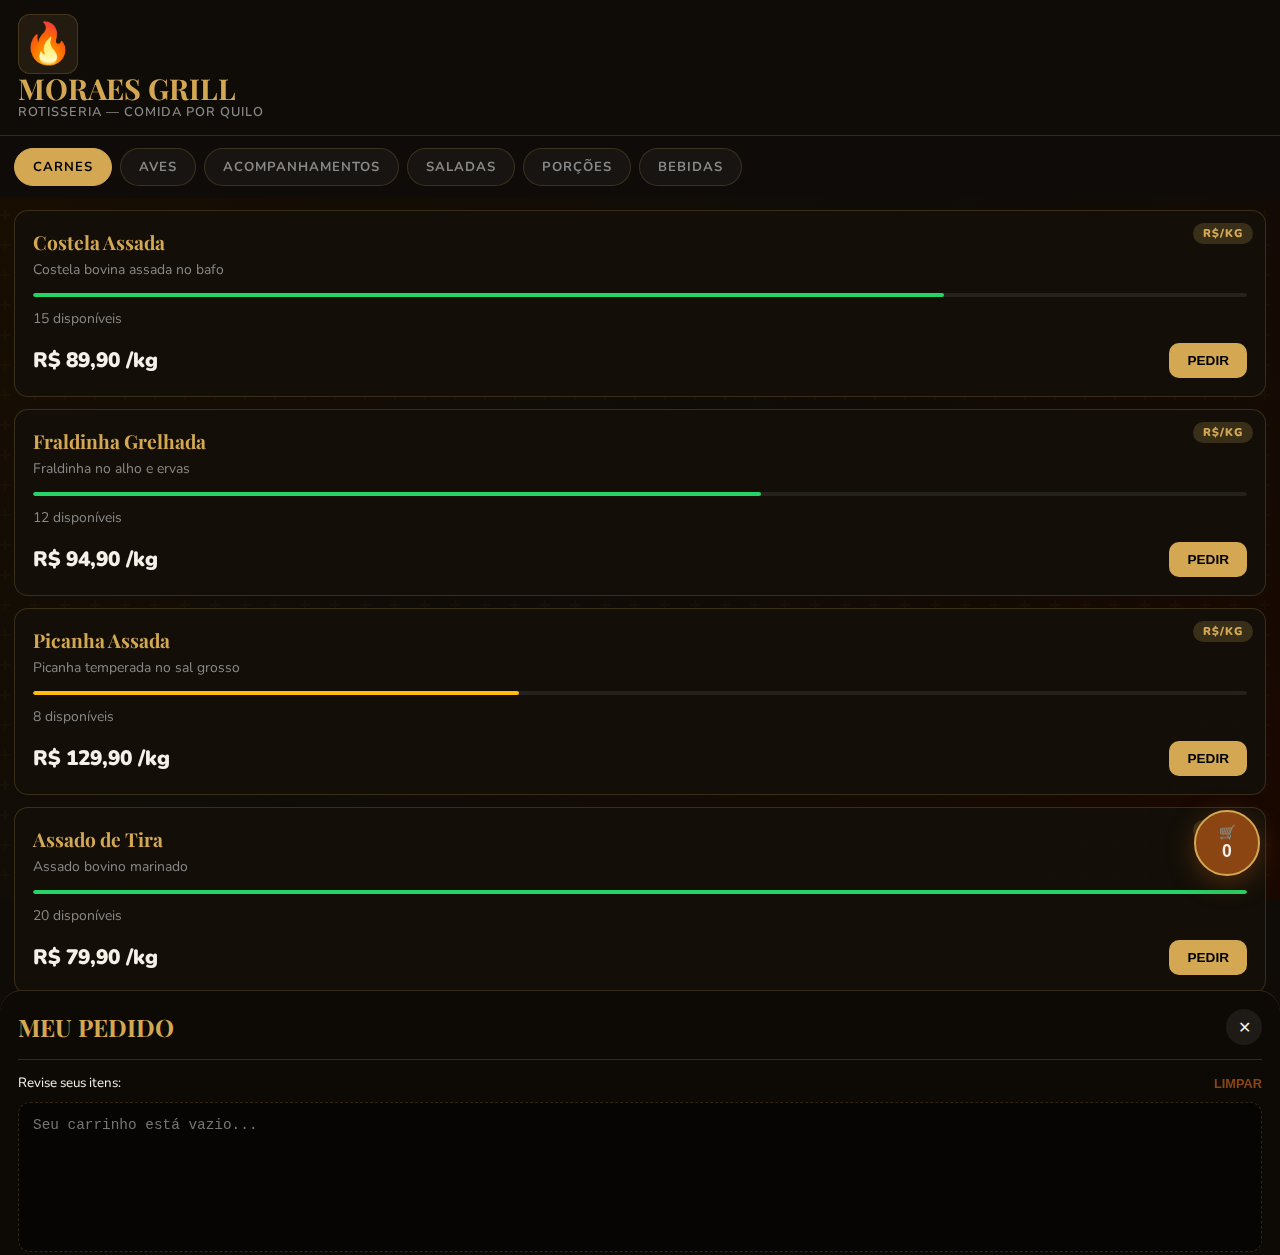
<file: docs/moraesgrill/index.html>
<!DOCTYPE html>
<html lang="pt-BR">
<head>
    <meta charset="UTF-8">
    <title>Moraes Grill — Cardápio</title>
    <meta name="viewport" content="width=device-width, initial-scale=1.0, maximum-scale=1.0, user-scalable=no">
    <link href="https://fonts.googleapis.com/css2?family=Playfair+Display:wght@700;900&family=Nunito:wght@400;600;700;900&display=swap" rel="stylesheet">
    <link rel="stylesheet" href="style.css">
</head>
<body>
<div class="bg-layer"></div>
<header class="site-header">
    <div class="header-inner">
        <div class="logo-placeholder">🔥</div>
        <div>
            <h1>MORAES GRILL</h1>
            <p class="tagline">Rotisseria — Comida por Quilo</p>
        </div>
    </div>
</header>
<nav class="cat-nav">
    <button class="cat-btn active" id="btn-carnes"   onclick="selecionar('carnes')">CARNES</button>
    <button class="cat-btn"        id="btn-aves"     onclick="selecionar('aves')">AVES</button>
    <button class="cat-btn"        id="btn-acomp"    onclick="selecionar('acomp')">ACOMPANHAMENTOS</button>
    <button class="cat-btn"        id="btn-saladas"  onclick="selecionar('saladas')">SALADAS</button>
    <button class="cat-btn"        id="btn-porcoes"  onclick="selecionar('porcoes')">PORÇÕES</button>
    <button class="cat-btn"        id="btn-bebidas"  onclick="selecionar('bebidas')">BEBIDAS</button>
</nav>
<main class="grid" id="sabores"></main>
<button class="cart-fab" onclick="toggleCarrinho()">🛒 <span id="cart-count">0</span></button>
<div class="cart-overlay" id="cartOverlay" onclick="toggleCarrinho()"></div>
<aside class="cart-panel" id="carrinho">
    <div class="cart-header">
        <h2>MEU PEDIDO</h2>
        <button class="btn-fechar" onclick="toggleCarrinho()">✕</button>
    </div>
    <div class="cart-top-actions">
        <small>Revise seus itens:</small>
        <button onclick="limparPedido()" class="btn-limpar">LIMPAR</button>
    </div>
    <textarea id="pedido" placeholder="Seu carrinho está vazio..."></textarea>
    <div class="campo-obs">
        <input type="text" id="obs" class="input-field" placeholder="Observações (opcional)">
    </div>
    <div class="total-box" id="totalBox" style="display:none;">
        <span>TOTAL ESTIMADO</span>
        <strong id="totalValor">R$ 0,00</strong>
    </div>
    <div class="entrega-grid">
        <button id="btn-retirar" onclick="mostrarDados('retirar')" class="btn-entrega active">RETIRADA</button>
        <button id="btn-delivery" onclick="mostrarDados('delivery')" class="btn-entrega">DELIVERY</button>
    </div>
    <div id="entregaCampos" style="display:none;">
        <input type="text" id="endereco" class="input-field" placeholder="Endereço e Número">
        <select id="bairro" class="input-field" onchange="calcularTotal()">
            <option value="0">Selecione o Bairro (Taxa)</option>
            <option value="5">CENTRO — R$ 5,00</option>
            <option value="7">BAIRRO 2 — R$ 7,00</option>
            <option value="10">BAIRRO 3 — R$ 10,00</option>
        </select>
    </div>
    <select id="pagamento" class="input-field" onchange="mostrarTroco()">
        <option value="">Forma de Pagamento</option>
        <option value="Cartão">Cartão</option>
        <option value="Pix">Pix</option>
        <option value="Dinheiro">Dinheiro</option>
    </select>
    <input id="valorTroco" class="input-field" style="display:none;" type="number" placeholder="Troco para quanto?">
    <button id="enviar" onclick="enviarPedido()">FINALIZAR NO WHATSAPP</button>
</aside>
<div id="alert-overlay" class="alert-overlay">
    <div class="alert-box">
        <h3 id="alert-title">AVISO</h3>
        <p id="alert-msg"></p>
        <button onclick="hideAlert()" class="btn-alert-ok">OK</button>
    </div>
</div>
<script src="app.js"></script>
</body>
</html>
</file>
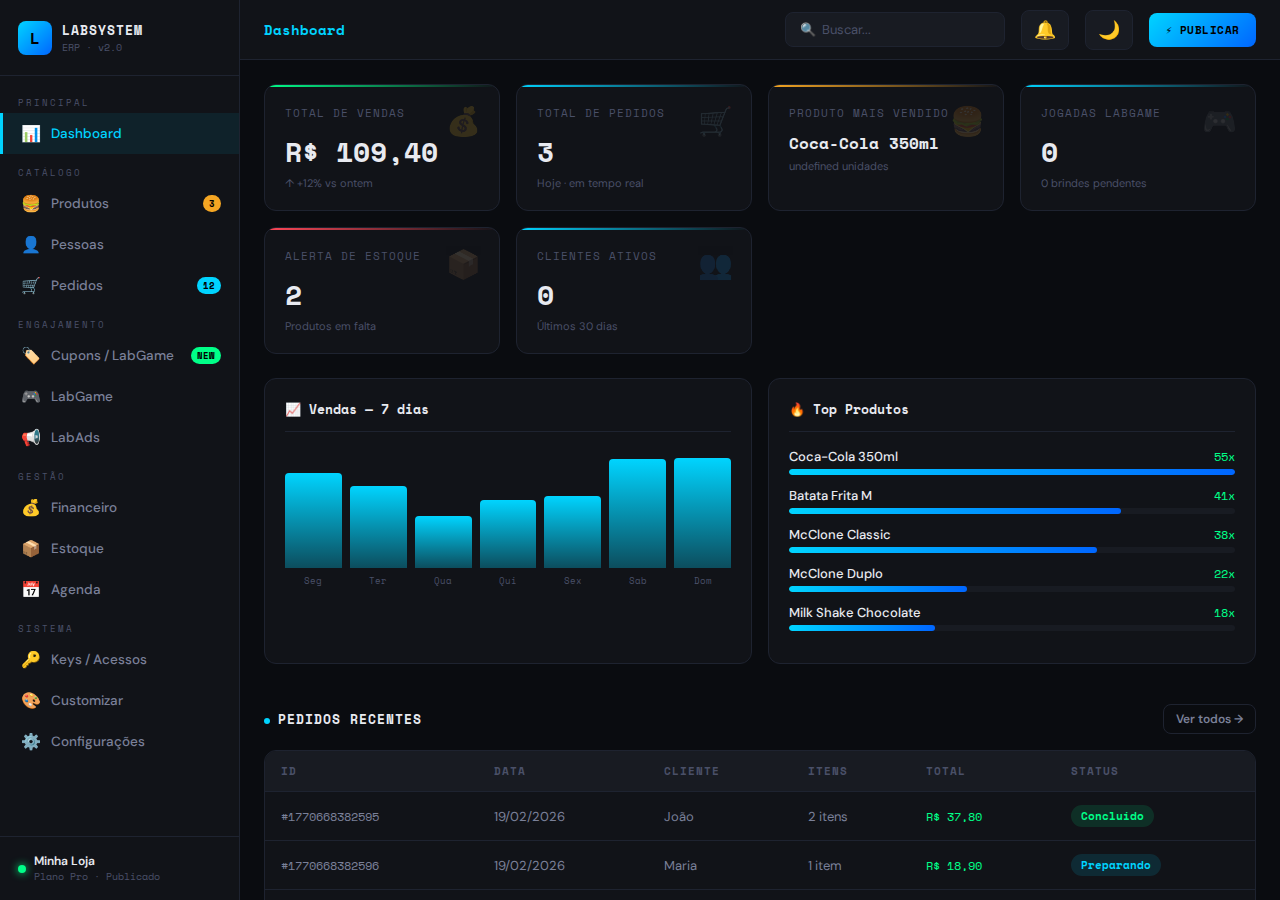
<file: 01dashboard (1).html>
<!DOCTYPE html>
<html lang="pt-BR">
<head>
<meta charset="UTF-8">
<meta name="viewport" content="width=device-width, initial-scale=1.0">
<title>LabSystem ERP — Painel</title>
<link href="https://fonts.googleapis.com/css2?family=Space+Mono:wght@400;700&family=DM+Sans:wght@300;400;500;600;700&display=swap" rel="stylesheet">
<style>
:root {
  --bg: #0a0c10;
  --bg2: #111318;
  --bg3: #181b22;
  --border: #1e2330;
  --accent: #00d4ff;
  --accent2: #f5a623;
  --accent3: #00ff88;
  --danger: #ff4757;
  --text: #e8eaf0;
  --text2: #7a8098;
  --text3: #4a5068;
  --sidebar-w: 240px;
  --header-h: 60px;
  --radius: 12px;
  --font-mono: 'Space Mono', monospace;
  --font: 'DM Sans', sans-serif;
}

* { margin:0; padding:0; box-sizing:border-box; }
body { font-family:var(--font); background:var(--bg); color:var(--text); display:flex; height:100vh; overflow:hidden; }

/* ── SIDEBAR ── */
#sidebar {
  width:var(--sidebar-w); height:100vh; background:var(--bg2);
  border-right:1px solid var(--border); display:flex; flex-direction:column;
  position:fixed; left:0; top:0; z-index:100; transition:transform .3s;
}
.sidebar-logo {
  padding:20px 18px; border-bottom:1px solid var(--border);
  display:flex; align-items:center; gap:10px;
}
.sidebar-logo .logo-icon {
  width:34px; height:34px; background:linear-gradient(135deg,var(--accent),#0066ff);
  border-radius:8px; display:flex; align-items:center; justify-content:center;
  font-size:16px; font-family:var(--font-mono); font-weight:700; color:#000;
}
.sidebar-logo .logo-text { font-family:var(--font-mono); font-size:13px; font-weight:700; color:var(--text); letter-spacing:1px; }
.sidebar-logo .logo-sub { font-size:10px; color:var(--text3); font-family:var(--font-mono); }

.nav-section { padding:12px 0 4px 18px; font-size:9px; font-family:var(--font-mono); color:var(--text3); letter-spacing:2px; text-transform:uppercase; }

.nav-item {
  display:flex; align-items:center; gap:10px; padding:10px 18px;
  cursor:pointer; border-left:3px solid transparent; transition:all .2s;
  font-size:13.5px; font-weight:500; color:var(--text2); position:relative;
}
.nav-item:hover { background:var(--bg3); color:var(--text); }
.nav-item.active { background:rgba(0,212,255,.08); border-left-color:var(--accent); color:var(--accent); }
.nav-item .nav-icon { font-size:16px; width:20px; text-align:center; }
.nav-item .nav-badge { margin-left:auto; background:var(--accent); color:#000; font-size:9px; font-family:var(--font-mono); font-weight:700; padding:2px 6px; border-radius:20px; }
.nav-item .nav-badge.warn { background:var(--accent2); }
.nav-item .nav-badge.new { background:var(--accent3); }

.sidebar-footer { margin-top:auto; padding:16px 18px; border-top:1px solid var(--border); }
.store-tag { display:flex; align-items:center; gap:8px; }
.store-dot { width:8px; height:8px; border-radius:50%; background:var(--accent3); box-shadow:0 0 8px var(--accent3); animation:pulse-dot 2s infinite; }
@keyframes pulse-dot { 0%,100%{opacity:1;} 50%{opacity:.4;} }
.store-name { font-size:12px; font-weight:600; color:var(--text); }
.store-plan { font-size:10px; color:var(--text3); font-family:var(--font-mono); }

/* ── MAIN ── */
#main { margin-left:var(--sidebar-w); flex:1; display:flex; flex-direction:column; height:100vh; overflow:hidden; }

/* ── TOPBAR ── */
#topbar {
  height:var(--header-h); background:var(--bg2); border-bottom:1px solid var(--border);
  display:flex; align-items:center; padding:0 24px; gap:16px; flex-shrink:0;
}
.topbar-title { font-family:var(--font-mono); font-size:14px; font-weight:700; color:var(--text); flex:1; }
.topbar-title span { color:var(--accent); }
.topbar-search {
  background:var(--bg3); border:1px solid var(--border); border-radius:8px;
  padding:8px 14px; font-size:13px; color:var(--text); font-family:var(--font);
  outline:none; width:220px; transition:border .2s;
}
.topbar-search:focus { border-color:var(--accent); }
.topbar-search::placeholder { color:var(--text3); }
.topbar-btn {
  background:var(--bg3); border:1px solid var(--border); color:var(--text2);
  padding:8px 12px; border-radius:8px; cursor:pointer; font-size:18px;
  transition:all .2s; display:flex; align-items:center; gap:6px;
}
.topbar-btn:hover { border-color:var(--accent); color:var(--accent); }
.topbar-publish {
  background:linear-gradient(135deg,var(--accent),#0066ff); border:none;
  color:#000; font-family:var(--font-mono); font-size:11px; font-weight:700;
  padding:9px 16px; border-radius:8px; cursor:pointer; letter-spacing:.5px;
  transition:opacity .2s;
}
.topbar-publish:hover { opacity:.85; }

/* ── CONTENT ── */
#content { flex:1; overflow-y:auto; padding:24px; }
#content::-webkit-scrollbar { width:4px; }
#content::-webkit-scrollbar-track { background:var(--bg); }
#content::-webkit-scrollbar-thumb { background:var(--border); border-radius:4px; }

/* ── TABS ── */
.tab-panel { display:none; animation:fadeUp .3s ease; }
.tab-panel.active { display:block; }
@keyframes fadeUp { from{opacity:0;transform:translateY(12px);} to{opacity:1;transform:translateY(0);} }

/* ── CARDS GRID ── */
.stats-grid { display:grid; grid-template-columns:repeat(auto-fit,minmax(200px,1fr)); gap:16px; margin-bottom:24px; }
.stat-card {
  background:var(--bg2); border:1px solid var(--border); border-radius:var(--radius);
  padding:20px; position:relative; overflow:hidden; cursor:default;
  transition:border-color .2s, transform .2s;
}
.stat-card:hover { border-color:var(--accent); transform:translateY(-2px); }
.stat-card::before { content:''; position:absolute; top:0; left:0; right:0; height:2px; background:linear-gradient(90deg,var(--accent),transparent); }
.stat-card.warn::before { background:linear-gradient(90deg,var(--accent2),transparent); }
.stat-card.success::before { background:linear-gradient(90deg,var(--accent3),transparent); }
.stat-card.danger::before { background:linear-gradient(90deg,var(--danger),transparent); }
.stat-label { font-size:11px; font-family:var(--font-mono); color:var(--text3); text-transform:uppercase; letter-spacing:1px; margin-bottom:10px; }
.stat-value { font-size:28px; font-weight:700; font-family:var(--font-mono); color:var(--text); }
.stat-sub { font-size:11px; color:var(--text3); margin-top:4px; }
.stat-icon { position:absolute; right:18px; top:18px; font-size:28px; opacity:.15; }

/* ── SECTION HEADER ── */
.section-header { display:flex; align-items:center; justify-content:space-between; margin-bottom:16px; }
.section-title { font-family:var(--font-mono); font-size:13px; font-weight:700; color:var(--text); text-transform:uppercase; letter-spacing:1px; }
.section-title .dot { display:inline-block; width:6px; height:6px; border-radius:50%; background:var(--accent); margin-right:8px; }

/* ── BUTTONS ── */
.btn { padding:9px 18px; border-radius:8px; font-size:13px; font-weight:600; cursor:pointer; border:none; transition:all .2s; display:inline-flex; align-items:center; gap:6px; font-family:var(--font); }
.btn-primary { background:var(--accent); color:#000; }
.btn-primary:hover { opacity:.85; }
.btn-outline { background:transparent; border:1px solid var(--border); color:var(--text2); }
.btn-outline:hover { border-color:var(--accent); color:var(--accent); }
.btn-danger { background:rgba(255,71,87,.15); border:1px solid rgba(255,71,87,.3); color:var(--danger); }
.btn-danger:hover { background:rgba(255,71,87,.25); }
.btn-success { background:rgba(0,255,136,.15); border:1px solid rgba(0,255,136,.3); color:var(--accent3); }
.btn-sm { padding:6px 12px; font-size:12px; }

/* ── TABLE ── */
.table-wrap { background:var(--bg2); border:1px solid var(--border); border-radius:var(--radius); overflow:hidden; }
table { width:100%; border-collapse:collapse; }
thead tr { background:var(--bg3); border-bottom:1px solid var(--border); }
th { padding:12px 16px; font-size:11px; font-family:var(--font-mono); color:var(--text3); text-align:left; text-transform:uppercase; letter-spacing:1px; }
td { padding:13px 16px; font-size:13px; color:var(--text2); border-bottom:1px solid var(--border); }
tbody tr:last-child td { border-bottom:none; }
tbody tr:hover td { background:rgba(255,255,255,.02); color:var(--text); }
.td-mono { font-family:var(--font-mono); font-size:12px; }
.badge { display:inline-flex; align-items:center; gap:4px; padding:3px 10px; border-radius:20px; font-size:11px; font-weight:600; font-family:var(--font-mono); }
.badge-green { background:rgba(0,255,136,.12); color:var(--accent3); }
.badge-blue { background:rgba(0,212,255,.12); color:var(--accent); }
.badge-amber { background:rgba(245,166,35,.12); color:var(--accent2); }
.badge-red { background:rgba(255,71,87,.12); color:var(--danger); }
.badge-gray { background:rgba(120,128,152,.12); color:var(--text2); }

/* ── FORM ── */
.form-grid { display:grid; grid-template-columns:repeat(auto-fit,minmax(240px,1fr)); gap:16px; }
.form-group { display:flex; flex-direction:column; gap:6px; }
.form-group.full { grid-column:1/-1; }
label { font-size:12px; font-family:var(--font-mono); color:var(--text3); text-transform:uppercase; letter-spacing:.5px; }
input,select,textarea {
  background:var(--bg3); border:1px solid var(--border); color:var(--text);
  padding:10px 14px; border-radius:8px; font-size:13px; font-family:var(--font);
  outline:none; transition:border .2s; width:100%;
}
input:focus,select:focus,textarea:focus { border-color:var(--accent); }
select option { background:var(--bg3); }
textarea { resize:vertical; min-height:80px; }

/* ── CARD ── */
.card { background:var(--bg2); border:1px solid var(--border); border-radius:var(--radius); padding:20px; margin-bottom:16px; }
.card-header { display:flex; align-items:center; justify-content:space-between; margin-bottom:16px; padding-bottom:12px; border-bottom:1px solid var(--border); }
.card-title { font-family:var(--font-mono); font-size:13px; font-weight:700; color:var(--text); }

/* ── TOGGLE ── */
.toggle { position:relative; width:44px; height:24px; cursor:pointer; }
.toggle input { opacity:0; width:0; height:0; }
.toggle-slider { position:absolute; inset:0; background:var(--bg3); border:1px solid var(--border); border-radius:24px; transition:.3s; }
.toggle-slider::before { content:''; position:absolute; width:16px; height:16px; left:3px; top:3px; background:var(--text3); border-radius:50%; transition:.3s; }
.toggle input:checked + .toggle-slider { background:rgba(0,212,255,.2); border-color:var(--accent); }
.toggle input:checked + .toggle-slider::before { transform:translateX(20px); background:var(--accent); }

/* ── PRODUCT GRID ── */
.product-grid { display:grid; grid-template-columns:repeat(auto-fill,minmax(220px,1fr)); gap:16px; }
.product-card {
  background:var(--bg2); border:1px solid var(--border); border-radius:var(--radius);
  overflow:hidden; transition:all .2s; cursor:default;
}
.product-card:hover { border-color:var(--accent); transform:translateY(-2px); }
.product-img { width:100%; height:130px; object-fit:cover; background:var(--bg3); display:flex; align-items:center; justify-content:center; font-size:40px; }
.product-body { padding:14px; }
.product-name { font-size:14px; font-weight:600; color:var(--text); margin-bottom:4px; }
.product-cat { font-size:11px; color:var(--text3); font-family:var(--font-mono); }
.product-price { font-size:18px; font-weight:700; font-family:var(--font-mono); color:var(--accent); margin:10px 0; }
.product-actions { display:flex; gap:8px; }
.product-stock { display:flex; align-items:center; gap:4px; font-size:11px; color:var(--text3); margin-bottom:8px; }

/* ── KEY CARD ── */
.key-card {
  background:var(--bg3); border:1px solid var(--border); border-radius:10px;
  padding:16px; display:flex; align-items:center; gap:14px; transition:border-color .2s;
}
.key-card:hover { border-color:var(--border); }
.key-avatar { width:40px; height:40px; border-radius:50%; background:linear-gradient(135deg,var(--accent),#0066ff); display:flex; align-items:center; justify-content:center; font-size:16px; font-weight:700; color:#000; flex-shrink:0; font-family:var(--font-mono); }
.key-info { flex:1; }
.key-name { font-size:14px; font-weight:600; color:var(--text); }
.key-role { font-size:11px; color:var(--text3); font-family:var(--font-mono); }
.key-code { font-size:11px; font-family:var(--font-mono); color:var(--accent); background:rgba(0,212,255,.08); padding:3px 8px; border-radius:4px; margin-top:4px; display:inline-block; }
.key-perms { display:flex; flex-wrap:wrap; gap:4px; margin-top:8px; }
.key-perm { font-size:10px; font-family:var(--font-mono); color:var(--text3); background:var(--bg); padding:2px 8px; border-radius:4px; border:1px solid var(--border); }

/* ── MODAL ── */
.modal-overlay {
  position:fixed; inset:0; background:rgba(0,0,0,.7); backdrop-filter:blur(4px);
  z-index:200; display:none; align-items:center; justify-content:center; padding:20px;
}
.modal-overlay.open { display:flex; animation:fadeIn .2s; }
@keyframes fadeIn { from{opacity:0;} to{opacity:1;} }
.modal {
  background:var(--bg2); border:1px solid var(--border); border-radius:16px;
  padding:28px; width:100%; max-width:620px; max-height:90vh; overflow-y:auto;
  animation:slideUp .3s;
}
@keyframes slideUp { from{transform:translateY(20px);opacity:0;} to{transform:translateY(0);opacity:1;} }
.modal-header { display:flex; align-items:center; justify-content:space-between; margin-bottom:24px; }
.modal-title { font-family:var(--font-mono); font-size:15px; font-weight:700; color:var(--text); }
.modal-close { background:var(--bg3); border:1px solid var(--border); color:var(--text2); width:32px; height:32px; border-radius:8px; cursor:pointer; font-size:18px; display:flex; align-items:center; justify-content:center; }
.modal-close:hover { color:var(--danger); border-color:var(--danger); }

/* ── CHART FAKE ── */
.chart-bar { display:flex; align-items:flex-end; gap:8px; height:120px; padding-top:10px; }
.bar { flex:1; border-radius:4px 4px 0 0; background:linear-gradient(180deg,var(--accent) 0%,rgba(0,212,255,.3) 100%); position:relative; transition:height .5s; }
.bar:hover { opacity:.8; }
.bar-label { font-size:9px; font-family:var(--font-mono); color:var(--text3); text-align:center; margin-top:6px; }

/* ── PROGRESS ── */
.progress { background:var(--bg3); border-radius:4px; height:6px; overflow:hidden; }
.progress-fill { height:100%; border-radius:4px; background:linear-gradient(90deg,var(--accent),#0066ff); transition:width .6s; }
.progress-fill.warn { background:linear-gradient(90deg,var(--accent2),#ff8800); }
.progress-fill.success { background:linear-gradient(90deg,var(--accent3),#00aa55); }

/* ── TABS INLINE ── */
.tabs-inline { display:flex; gap:0; background:var(--bg3); border-radius:8px; padding:4px; margin-bottom:20px; width:fit-content; }
.tab-btn { padding:7px 16px; border-radius:6px; font-size:12px; font-weight:600; cursor:pointer; color:var(--text3); background:transparent; border:none; font-family:var(--font); transition:all .2s; }
.tab-btn.active { background:var(--bg2); color:var(--text); box-shadow:0 1px 4px rgba(0,0,0,.3); }

/* ── GAMEZONE ── */
.game-card {
  background:var(--bg2); border:1px solid var(--border); border-radius:var(--radius);
  padding:20px; display:flex; gap:16px; align-items:flex-start; transition:border-color .2s;
}
.game-card:hover { border-color:var(--accent); }
.game-icon { font-size:36px; width:60px; height:60px; background:var(--bg3); border-radius:12px; display:flex; align-items:center; justify-content:center; flex-shrink:0; }
.game-info { flex:1; }
.game-name { font-size:15px; font-weight:700; color:var(--text); margin-bottom:4px; font-family:var(--font-mono); }
.game-desc { font-size:13px; color:var(--text2); margin-bottom:12px; }
.game-meta { display:flex; gap:12px; flex-wrap:wrap; }
.game-meta span { font-size:11px; font-family:var(--font-mono); color:var(--text3); background:var(--bg3); padding:3px 10px; border-radius:20px; }

/* ── NOTIFY ── */
#notify { position:fixed; bottom:24px; right:24px; z-index:999; display:flex; flex-direction:column; gap:8px; }
.notify-item {
  background:var(--bg2); border:1px solid var(--border); border-radius:10px;
  padding:14px 18px; font-size:13px; color:var(--text); display:flex; align-items:center; gap:10px;
  animation:slideLeft .3s; min-width:280px; box-shadow:0 8px 24px rgba(0,0,0,.3);
}
@keyframes slideLeft { from{transform:translateX(40px);opacity:0;} to{transform:translateX(0);opacity:1;} }
.notify-item.success { border-color:rgba(0,255,136,.3); }
.notify-item.error { border-color:rgba(255,71,87,.3); }

/* ── RESPONSIVE ── */
@media(max-width:768px) {
  #sidebar { transform:translateX(-100%); }
  #sidebar.open { transform:translateX(0); }
  #main { margin-left:0; }
  .stats-grid { grid-template-columns:1fr 1fr; }
  .product-grid { grid-template-columns:1fr; }
}

/* ── SWITCH ROW ── */
.switch-row { display:flex; align-items:center; justify-content:space-between; padding:12px 0; border-bottom:1px solid var(--border); }
.switch-row:last-child { border-bottom:none; }
.switch-info .switch-label { font-size:13px; font-weight:600; color:var(--text); }
.switch-info .switch-desc { font-size:12px; color:var(--text3); margin-top:2px; }

/* ── COLOR PICKER ROW ── */
.color-row { display:flex; gap:12px; flex-wrap:wrap; }
.color-swatch { width:36px; height:36px; border-radius:8px; cursor:pointer; border:3px solid transparent; transition:all .2s; }
.color-swatch.active { border-color:var(--text); transform:scale(1.1); }

/* ── ADS ── */
.ad-card { background:var(--bg2); border:1px solid var(--border); border-radius:var(--radius); padding:20px; }
.social-btns { display:grid; grid-template-columns:repeat(auto-fill,minmax(140px,1fr)); gap:12px; margin-top:16px; }
.social-btn { background:var(--bg3); border:1px solid var(--border); border-radius:10px; padding:14px; display:flex; align-items:center; gap:10px; cursor:pointer; font-size:13px; font-weight:600; color:var(--text2); transition:all .2s; }
.social-btn:hover { border-color:var(--accent); color:var(--text); }

/* ── ANALYTICS ── */
.analytics-row { display:grid; grid-template-columns:1fr 1fr; gap:16px; }
@media(max-width:600px) { .analytics-row { grid-template-columns:1fr; } }
</style>
</head>
<body>

<!-- SIDEBAR -->
<nav id="sidebar">
  <div class="sidebar-logo">
    <div class="logo-icon">L</div>
    <div>
      <div class="logo-text">LABSYSTEM</div>
      <div class="logo-sub">ERP · v2.0</div>
    </div>
  </div>

  <div style="flex:1;overflow-y:auto;padding:8px 0;">
    <div class="nav-section">Principal</div>
    <div class="nav-item active" onclick="switchTab('dashboard',this)">
      <span class="nav-icon">📊</span> Dashboard
    </div>

    <div class="nav-section">Catálogo</div>
    <div class="nav-item" onclick="switchTab('produtos',this)">
      <span class="nav-icon">🍔</span> Produtos
      <span class="nav-badge warn">3</span>
    </div>
    <div class="nav-item" onclick="switchTab('pessoas',this)">
      <span class="nav-icon">👤</span> Pessoas
    </div>
    <div class="nav-item" onclick="switchTab('pedidos',this)">
      <span class="nav-icon">🛒</span> Pedidos
      <span class="nav-badge">12</span>
    </div>

    <div class="nav-section">Engajamento</div>
    <div class="nav-item" onclick="switchTab('cupons',this)">
      <span class="nav-icon">🏷️</span> Cupons / LabGame
      <span class="nav-badge new">NEW</span>
    </div>
    <div class="nav-item" onclick="switchTab('gamezone',this)">
      <span class="nav-icon">🎮</span> LabGame
    </div>
    <div class="nav-item" onclick="switchTab('ads',this)">
      <span class="nav-icon">📢</span> LabAds
    </div>

    <div class="nav-section">Gestão</div>
    <div class="nav-item" onclick="switchTab('financeiro',this)">
      <span class="nav-icon">💰</span> Financeiro
    </div>
    <div class="nav-item" onclick="switchTab('estoque',this)">
      <span class="nav-icon">📦</span> Estoque
    </div>
    <div class="nav-item" onclick="switchTab('agenda',this)">
      <span class="nav-icon">📅</span> Agenda
    </div>

    <div class="nav-section">Sistema</div>
    <div class="nav-item" onclick="switchTab('keys',this)">
      <span class="nav-icon">🔑</span> Keys / Acessos
    </div>
    <div class="nav-item" onclick="switchTab('customizar',this)">
      <span class="nav-icon">🎨</span> Customizar
    </div>
    <div class="nav-item" onclick="switchTab('config',this)">
      <span class="nav-icon">⚙️</span> Configurações
    </div>
  </div>

  <div class="sidebar-footer">
    <div class="store-tag">
      <div class="store-dot"></div>
      <div>
        <div class="store-name" id="sidebar-store-name">McClone</div>
        <div class="store-plan">Plano Pro · Publicado</div>
      </div>
    </div>
  </div>
</nav>

<!-- MAIN -->
<div id="main">
  <!-- TOPBAR -->
  <div id="topbar">
    <button class="topbar-btn" onclick="toggleSidebar()" style="display:none;font-size:20px;" id="menu-btn">☰</button>
    <div class="topbar-title"><span id="topbar-label">Dashboard</span></div>
    <input class="topbar-search" type="text" placeholder="🔍  Buscar...">
    <button class="topbar-btn" title="Notificações">🔔</button>
    <button class="topbar-btn" title="Modo claro" onclick="alert('Em breve!')">🌙</button>
    <button class="topbar-publish" onclick="publishData()">⚡ PUBLICAR</button>
  </div>

  <!-- CONTENT -->
  <div id="content">

    <!-- ═══ DASHBOARD ═══ -->
    <div class="tab-panel active" id="tab-dashboard">
      <div class="stats-grid">
        <div class="stat-card success">
          <div class="stat-icon">💰</div>
          <div class="stat-label">Total de Vendas</div>
          <div class="stat-value" id="stat-vendas">R$ 0</div>
          <div class="stat-sub">↑ +12% vs ontem</div>
        </div>
        <div class="stat-card">
          <div class="stat-icon">🛒</div>
          <div class="stat-label">Total de Pedidos</div>
          <div class="stat-value" id="stat-pedidos">0</div>
          <div class="stat-sub">Hoje · em tempo real</div>
        </div>
        <div class="stat-card warn">
          <div class="stat-icon">🍔</div>
          <div class="stat-label">Produto Mais Vendido</div>
          <div class="stat-value" style="font-size:16px;" id="stat-produto">—</div>
          <div class="stat-sub" id="stat-produto-qtd">0 unidades</div>
        </div>
        <div class="stat-card">
          <div class="stat-icon">🎮</div>
          <div class="stat-label">Jogadas LabGame</div>
          <div class="stat-value" id="stat-jogadas">0</div>
          <div class="stat-sub" id="stat-brindes">0 brindes pendentes</div>
        </div>
        <div class="stat-card danger">
          <div class="stat-icon">📦</div>
          <div class="stat-label">Alerta de Estoque</div>
          <div class="stat-value" id="stat-estoque">0</div>
          <div class="stat-sub">Produtos em falta</div>
        </div>
        <div class="stat-card">
          <div class="stat-icon">👥</div>
          <div class="stat-label">Clientes Ativos</div>
          <div class="stat-value" id="stat-clientes">0</div>
          <div class="stat-sub">Últimos 30 dias</div>
        </div>
      </div>

      <div class="analytics-row">
        <div class="card">
          <div class="card-header">
            <div class="card-title">📈 Vendas — 7 dias</div>
          </div>
          <div class="chart-bar" id="chart-vendas"></div>
          <div style="display:flex;gap:8px;" id="chart-labels"></div>
        </div>
        <div class="card">
          <div class="card-header">
            <div class="card-title">🔥 Top Produtos</div>
          </div>
          <div id="top-produtos"></div>
        </div>
      </div>

      <div class="section-header" style="margin-top:24px;">
        <div class="section-title"><span class="dot"></span>Pedidos Recentes</div>
        <button class="btn btn-outline btn-sm" onclick="switchTab('pedidos',null)">Ver todos →</button>
      </div>
      <div class="table-wrap">
        <table>
          <thead><tr>
            <th>ID</th><th>Data</th><th>Cliente</th><th>Itens</th><th>Total</th><th>Status</th>
          </tr></thead>
          <tbody id="recent-orders">
            <tr><td colspan="6" style="text-align:center;padding:24px;color:var(--text3);">Nenhum pedido ainda...</td></tr>
          </tbody>
        </table>
      </div>
    </div>

    <!-- ═══ PRODUTOS ═══ -->
    <div class="tab-panel" id="tab-produtos">
      <div class="section-header">
        <div class="section-title"><span class="dot"></span>Gestão de Produtos</div>
        <div style="display:flex;gap:8px;">
          <button class="btn btn-outline btn-sm" onclick="openModal('modal-categoria')">+ Categoria</button>
          <button class="btn btn-primary btn-sm" onclick="openModal('modal-produto')">+ Produto</button>
        </div>
      </div>

      <div class="tabs-inline">
        <button class="tab-btn active" onclick="switchProductView('grid',this)">⊞ Grid</button>
        <button class="tab-btn" onclick="switchProductView('list',this)">≡ Lista</button>
      </div>

      <!-- Categorias -->
      <div style="display:flex;gap:8px;flex-wrap:wrap;margin-bottom:20px;" id="cat-filter">
        <button class="btn btn-primary btn-sm" onclick="filterCat('all',this)">Todos</button>
      </div>

      <div class="product-grid" id="product-grid">
        <!-- Produtos gerados por JS -->
      </div>
    </div>

    <!-- ═══ PESSOAS ═══ -->
    <div class="tab-panel" id="tab-pessoas">
      <div class="section-header">
        <div class="section-title"><span class="dot"></span>Gestão de Pessoas</div>
        <button class="btn btn-primary btn-sm" onclick="openModal('modal-pessoa')">+ Cadastrar</button>
      </div>

      <div class="tabs-inline">
        <button class="tab-btn active" onclick="switchPessoaView('clientes',this)">👤 Clientes</button>
        <button class="tab-btn" onclick="switchPessoaView('funcionarios',this)">🧑‍💼 Funcionários</button>
        <button class="tab-btn" onclick="switchPessoaView('fornecedores',this)">🏭 Fornecedores</button>
        <button class="tab-btn" onclick="switchPessoaView('parceiros',this)">🤝 Parceiros</button>
      </div>

      <div class="table-wrap">
        <table>
          <thead><tr><th>Nome</th><th>Contato</th><th>Tipo</th><th>Desde</th><th>Compras</th><th>Status</th><th></th></tr></thead>
          <tbody id="pessoas-table">
            <tr><td colspan="7" style="text-align:center;padding:24px;color:var(--text3);">Nenhum cadastro ainda...</td></tr>
          </tbody>
        </table>
      </div>
    </div>

    <!-- ═══ PEDIDOS ═══ -->
    <div class="tab-panel" id="tab-pedidos">
      <div class="section-header">
        <div class="section-title"><span class="dot"></span>Central de Pedidos</div>
        <div style="display:flex;gap:8px;">
          <select style="width:auto;padding:8px 12px;" onchange="filterOrders(this.value)">
            <option>Todos os status</option>
            <option>Pendente</option>
            <option>Preparando</option>
            <option>Entregando</option>
            <option>Concluído</option>
            <option>Cancelado</option>
          </select>
        </div>
      </div>
      <div class="table-wrap">
        <table>
          <thead><tr><th>ID</th><th>Data</th><th>Cliente</th><th>Itens</th><th>Entrega</th><th>Total</th><th>Status</th><th></th></tr></thead>
          <tbody id="orders-table">
            <tr><td colspan="8" style="text-align:center;padding:24px;color:var(--text3);">Nenhum pedido encontrado.</td></tr>
          </tbody>
        </table>
      </div>
    </div>

    <!-- ═══ CUPONS / LABGAME ═══ -->
    <div class="tab-panel" id="tab-cupons">
      <div class="section-header">
        <div class="section-title"><span class="dot"></span>Cupons & Fidelidade</div>
        <button class="btn btn-primary btn-sm" onclick="openModal('modal-cupom')">+ Criar Cupom</button>
      </div>

      <div class="stats-grid" style="grid-template-columns:repeat(4,1fr)">
        <div class="stat-card">
          <div class="stat-label">Total Criados</div>
          <div class="stat-value">0</div>
        </div>
        <div class="stat-card success">
          <div class="stat-label">Ativos</div>
          <div class="stat-value">0</div>
        </div>
        <div class="stat-card warn">
          <div class="stat-label">Resgatados</div>
          <div class="stat-value">0</div>
        </div>
        <div class="stat-card danger">
          <div class="stat-label">Expirados</div>
          <div class="stat-value">0</div>
        </div>
      </div>

      <div class="card">
        <div class="card-header"><div class="card-title">🏷️ Cupons Ativos</div></div>
        <div class="table-wrap" style="border:none;border-radius:0;">
          <table>
            <thead><tr><th>Código</th><th>Tipo</th><th>Valor</th><th>Validade</th><th>Usos</th><th>Limite</th><th>Status</th><th></th></tr></thead>
            <tbody id="cupons-table">
              <tr><td colspan="8" style="text-align:center;padding:24px;color:var(--text3);">Nenhum cupom criado.</td></tr>
            </tbody>
          </table>
        </div>
      </div>

      <div class="card" style="margin-top:16px;">
        <div class="card-header"><div class="card-title">⭐ Programa de Fidelidade</div></div>
        <div class="form-grid">
          <div class="form-group">
            <label>Pontos por R$1 gasto</label>
            <input type="number" value="1" min="1">
          </div>
          <div class="form-group">
            <label>Resgate mínimo (pontos)</label>
            <input type="number" value="100">
          </div>
          <div class="form-group">
            <label>Validade dos pontos (dias)</label>
            <input type="number" value="365">
          </div>
          <div class="form-group">
            <label>Cashback %</label>
            <input type="number" value="5" min="0" max="100">
          </div>
        </div>
        <button class="btn btn-primary" style="margin-top:16px;">Salvar Programa</button>
      </div>
    </div>

    <!-- ═══ LABGAME ═══ -->
    <div class="tab-panel" id="tab-gamezone">
      <div class="section-header">
        <div class="section-title"><span class="dot"></span>LabGame — Central de Jogos</div>
      </div>

      <div style="display:flex;flex-direction:column;gap:16px;" id="games-list">

        <!-- MimoGame -->
        <div class="game-card">
          <div class="game-icon">🧠</div>
          <div class="game-info">
            <div class="game-name">MimoGame — Jogo da Memória</div>
            <div class="game-desc">Clientes jogam e ganham brindes ao completar o jogo. Configure frequência, prêmio e validade.</div>
            <div class="game-meta">
              <span id="mimo-freq-label">1 a cada 100 jogadas</span>
              <span id="mimo-brinde-label">Brinde: —</span>
              <span id="mimo-validade-label">Validade: —</span>
            </div>
          </div>
          <div style="display:flex;flex-direction:column;gap:8px;align-items:flex-end;">
            <label class="toggle"><input type="checkbox" id="mimo-ativo" onchange="saveGameConfig()"><span class="toggle-slider"></span></label>
            <button class="btn btn-outline btn-sm" onclick="openModal('modal-mimogame')">⚙️ Config</button>
            <span class="badge badge-green" id="mimo-status-badge">Ativo</span>
          </div>
        </div>

        <!-- LABRIGame Slots -->
        <div class="game-card">
          <div class="game-icon">🎰</div>
          <div class="game-info">
            <div class="game-name">LabGame Slots — Caça-Níqueis Digital</div>
            <div class="game-desc">Sistema de créditos com slots temáticos. Clientes compram créditos ou ganham jogando.</div>
            <div class="game-meta">
              <span id="slots-creditos-label">10 créditos iniciais</span>
              <span id="slots-razao-label">10 créditos / R$1</span>
            </div>
          </div>
          <div style="display:flex;flex-direction:column;gap:8px;align-items:flex-end;">
            <label class="toggle"><input type="checkbox" id="slots-ativo" onchange="saveGameConfig()"><span class="toggle-slider"></span></label>
            <button class="btn btn-outline btn-sm" onclick="openModal('modal-slots')">⚙️ Config</button>
            <span class="badge badge-gray" id="slots-status-badge">Inativo</span>
          </div>
        </div>

        <!-- Em breve -->
        <div class="game-card" style="opacity:.5;">
          <div class="game-icon">🎲</div>
          <div class="game-info">
            <div class="game-name">LabGame Roleta — Em Breve</div>
            <div class="game-desc">Roleta digital com premiação configurável. Disponível na Fase 3.</div>
          </div>
          <span class="badge badge-amber">Em breve</span>
        </div>

        <div class="game-card" style="opacity:.5;">
          <div class="game-icon">🎟️</div>
          <div class="game-info">
            <div class="game-name">Raspadinha Digital — Em Breve</div>
            <div class="game-desc">Raspadinha virtual com prêmios e integração com cupons.</div>
          </div>
          <span class="badge badge-amber">Em breve</span>
        </div>

      </div>

      <!-- Stats dos jogos -->
      <div class="card" style="margin-top:24px;">
        <div class="card-header"><div class="card-title">📊 Estatísticas dos Jogos</div></div>
        <div class="stats-grid" style="grid-template-columns:repeat(4,1fr);margin-bottom:0;">
          <div class="stat-card"><div class="stat-label">Total Jogadas</div><div class="stat-value" id="g-total">0</div></div>
          <div class="stat-card warn"><div class="stat-label">Brindes Pendentes</div><div class="stat-value" id="g-pendentes">0</div></div>
          <div class="stat-card success"><div class="stat-label">Resgatados</div><div class="stat-value" id="g-resgatados">0</div></div>
          <div class="stat-card danger"><div class="stat-label">Expirados</div><div class="stat-value" id="g-expirados">0</div></div>
        </div>
      </div>
    </div>

    <!-- ═══ LABADS ═══ -->
    <div class="tab-panel" id="tab-ads">
      <div class="section-header">
        <div class="section-title"><span class="dot"></span>LabAds — Publicidade</div>
        <button class="btn btn-primary btn-sm">+ Nova Campanha</button>
      </div>

      <div class="ad-card" style="margin-bottom:16px;">
        <div style="font-size:14px;font-weight:600;color:var(--text);margin-bottom:4px;">📱 Redes Sociais</div>
        <div style="font-size:13px;color:var(--text3);">Conecte suas redes para publicar cardápio, promoções e campanhas automaticamente.</div>
        <div class="social-btns">
          <div class="social-btn">📸 Instagram</div>
          <div class="social-btn">👍 Facebook</div>
          <div class="social-btn">🎵 TikTok</div>
          <div class="social-btn">💬 WhatsApp</div>
          <div class="social-btn">▶️ YouTube</div>
          <div class="social-btn" style="opacity:.5;">🔍 Google Ads</div>
        </div>
      </div>

      <div class="card">
        <div class="card-header"><div class="card-title">📣 Campanhas Ativas</div></div>
        <div style="padding:24px;text-align:center;color:var(--text3);">Nenhuma campanha ativa. Crie sua primeira campanha.</div>
      </div>

      <div class="card" style="margin-top:16px;">
        <div class="card-header"><div class="card-title">🖼️ Banners Internos (Totem)</div></div>
        <div class="form-grid">
          <div class="form-group">
            <label>URL do Banner</label>
            <input type="url" placeholder="https://...">
          </div>
          <div class="form-group">
            <label>Link de destino</label>
            <input type="url" placeholder="https://...">
          </div>
          <div class="form-group">
            <label>Validade</label>
            <input type="date">
          </div>
          <div class="form-group">
            <label>Posição</label>
            <select><option>Topo do cardápio</option><option>Entre categorias</option><option>Rodapé</option></select>
          </div>
        </div>
        <button class="btn btn-primary" style="margin-top:16px;">Salvar Banner</button>
      </div>
    </div>

    <!-- ═══ FINANCEIRO ═══ -->
    <div class="tab-panel" id="tab-financeiro">
      <div class="section-header">
        <div class="section-title"><span class="dot"></span>Financeiro</div>
      </div>
      <div class="stats-grid">
        <div class="stat-card success"><div class="stat-label">Receita Total</div><div class="stat-value">R$ 0</div><div class="stat-sub">Este mês</div></div>
        <div class="stat-card warn"><div class="stat-label">A Receber</div><div class="stat-value">R$ 0</div></div>
        <div class="stat-card danger"><div class="stat-label">A Pagar</div><div class="stat-value">R$ 0</div></div>
        <div class="stat-card"><div class="stat-label">Lucro Líquido</div><div class="stat-value">R$ 0</div></div>
      </div>

      <div class="card">
        <div class="card-header"><div class="card-title">💳 Meios de Pagamento</div></div>
        <div id="payment-switches">
          <div class="switch-row"><div class="switch-info"><div class="switch-label">💵 Dinheiro</div><div class="switch-desc">Pagamento em espécie</div></div><label class="toggle"><input type="checkbox" checked><span class="toggle-slider"></span></label></div>
          <div class="switch-row"><div class="switch-info"><div class="switch-label">⚡ Pix</div><div class="switch-desc">Pagamento instantâneo</div></div><label class="toggle"><input type="checkbox" checked><span class="toggle-slider"></span></label></div>
          <div class="switch-row"><div class="switch-info"><div class="switch-label">💳 Crédito</div><div class="switch-desc">Cartão de crédito</div></div><label class="toggle"><input type="checkbox" checked><span class="toggle-slider"></span></label></div>
          <div class="switch-row"><div class="switch-info"><div class="switch-label">💳 Débito</div><div class="switch-desc">Cartão de débito</div></div><label class="toggle"><input type="checkbox" checked><span class="toggle-slider"></span></label></div>
          <div class="switch-row"><div class="switch-info"><div class="switch-label">📄 Boleto</div><div class="switch-desc">Pagamento em boleto</div></div><label class="toggle"><input type="checkbox"><span class="toggle-slider"></span></label></div>
        </div>
      </div>
    </div>

    <!-- ═══ ESTOQUE ═══ -->
    <div class="tab-panel" id="tab-estoque">
      <div class="section-header">
        <div class="section-title"><span class="dot"></span>Controle de Estoque</div>
        <button class="btn btn-primary btn-sm">+ Entrada</button>
      </div>
      <div class="card">
        <div class="card-header"><div class="card-title">📦 Produtos em Estoque</div></div>
        <div class="table-wrap" style="border:none;border-radius:0;">
          <table>
            <thead><tr><th>Produto</th><th>SKU</th><th>Qtd</th><th>Mínimo</th><th>Validade</th><th>Status</th></tr></thead>
            <tbody id="estoque-table">
              <tr><td colspan="6" style="text-align:center;padding:24px;color:var(--text3);">Nenhum item no estoque.</td></tr>
            </tbody>
          </table>
        </div>
      </div>
    </div>

    <!-- ═══ AGENDA ═══ -->
    <div class="tab-panel" id="tab-agenda">
      <div class="section-header">
        <div class="section-title"><span class="dot"></span>Agenda de Serviços</div>
        <button class="btn btn-primary btn-sm">+ Agendamento</button>
      </div>
      <div class="card" style="text-align:center;padding:60px;">
        <div style="font-size:48px;margin-bottom:16px;">📅</div>
        <div style="font-size:16px;font-weight:600;color:var(--text);margin-bottom:8px;">Módulo de Agenda</div>
        <div style="font-size:13px;color:var(--text3);">Disponível para clínicas, salões, academias e serviços com agendamento.</div>
        <button class="btn btn-primary" style="margin-top:20px;">Ativar Módulo de Agenda</button>
      </div>
    </div>

    <!-- ═══ KEYS ═══ -->
    <div class="tab-panel" id="tab-keys">
      <div class="section-header">
        <div class="section-title"><span class="dot"></span>Keys & Acessos</div>
        <button class="btn btn-primary btn-sm" onclick="openModal('modal-key')">+ Criar Key</button>
      </div>

      <div style="display:flex;flex-direction:column;gap:12px;" id="keys-list">
        <div class="card" style="text-align:center;padding:40px;">
          <div style="font-size:36px;margin-bottom:12px;">🔑</div>
          <div style="font-size:14px;color:var(--text3);">Nenhuma key criada. Crie acessos para sua equipe.</div>
        </div>
      </div>

      <div class="card" style="margin-top:16px;">
        <div class="card-header"><div class="card-title">📋 Permissões por Perfil</div></div>
        <div class="table-wrap" style="border:none;border-radius:0;">
          <table>
            <thead><tr><th>Permissão</th><th>Admin</th><th>Gerente</th><th>Operador</th></tr></thead>
            <tbody>
              <tr><td>Ver Pedidos</td><td><span class="badge badge-green">✓</span></td><td><span class="badge badge-green">✓</span></td><td><span class="badge badge-green">✓</span></td></tr>
              <tr><td>Editar Cardápio</td><td><span class="badge badge-green">✓</span></td><td><span class="badge badge-green">✓</span></td><td><span class="badge badge-red">✗</span></td></tr>
              <tr><td>Resgatar Brindes</td><td><span class="badge badge-green">✓</span></td><td><span class="badge badge-green">✓</span></td><td><span class="badge badge-green">✓</span></td></tr>
              <tr><td>Ver Financeiro</td><td><span class="badge badge-green">✓</span></td><td><span class="badge badge-green">✓</span></td><td><span class="badge badge-red">✗</span></td></tr>
              <tr><td>Criar Keys</td><td><span class="badge badge-green">✓</span></td><td><span class="badge badge-red">✗</span></td><td><span class="badge badge-red">✗</span></td></tr>
              <tr><td>Publicar Dados</td><td><span class="badge badge-green">✓</span></td><td><span class="badge badge-amber">Config</span></td><td><span class="badge badge-red">✗</span></td></tr>
            </tbody>
          </table>
        </div>
      </div>
    </div>

    <!-- ═══ CUSTOMIZAR ═══ -->
    <div class="tab-panel" id="tab-customizar">
      <div class="section-header">
        <div class="section-title"><span class="dot"></span>Customização Visual</div>
        <button class="btn btn-primary btn-sm" onclick="saveCustomization()">💾 Salvar</button>
      </div>

      <div class="form-grid">
        <div class="card">
          <div class="card-header"><div class="card-title">🏪 Identidade</div></div>
          <div class="form-group" style="margin-bottom:12px;">
            <label>Nome da Loja</label>
            <input type="text" id="c-nome" placeholder="Ex: McClone Venda Rápida">
          </div>
          <div class="form-group" style="margin-bottom:12px;">
            <label>Slogan</label>
            <input type="text" id="c-slogan" placeholder="Ex: Sabor rápido, preço certo!">
          </div>
          <div class="form-group" style="margin-bottom:12px;">
            <label>URL do Logo</label>
            <input type="url" id="c-logo" placeholder="https://...">
          </div>
          <div class="form-group">
            <label>URL da Imagem de Fundo</label>
            <input type="url" id="c-fundo" placeholder="https://...">
          </div>
        </div>

        <div class="card">
          <div class="card-header"><div class="card-title">🎨 Cores</div></div>
          <div class="form-group" style="margin-bottom:12px;">
            <label>Cor Primária</label>
            <div style="display:flex;gap:8px;align-items:center;">
              <input type="color" id="c-cor1" value="#00d4ff" style="width:50px;height:40px;padding:2px;cursor:pointer;">
              <input type="text" id="c-cor1-hex" value="#00d4ff" style="flex:1;">
            </div>
          </div>
          <div class="form-group" style="margin-bottom:12px;">
            <label>Cor Secundária</label>
            <div style="display:flex;gap:8px;align-items:center;">
              <input type="color" id="c-cor2" value="#f5a623" style="width:50px;height:40px;padding:2px;cursor:pointer;">
              <input type="text" id="c-cor2-hex" value="#f5a623" style="flex:1;">
            </div>
          </div>
          <div class="form-group">
            <label>Presets</label>
            <div class="color-row">
              <div class="color-swatch" style="background:#DA291C;" onclick="applyPreset('#DA291C','#FFCC00')" title="McClone"></div>
              <div class="color-swatch" style="background:#10B981;" onclick="applyPreset('#10B981','#059669')" title="Verde"></div>
              <div class="color-swatch" style="background:#6366f1;" onclick="applyPreset('#6366f1','#8b5cf6')" title="Roxo"></div>
              <div class="color-swatch" style="background:#f59e0b;" onclick="applyPreset('#f59e0b','#ef4444')" title="Âmbar"></div>
              <div class="color-swatch" style="background:#0ea5e9;" onclick="applyPreset('#0ea5e9','#06b6d4')" title="Azul"></div>
            </div>
          </div>
        </div>
      </div>

      <div class="card" style="margin-top:16px;">
        <div class="card-header"><div class="card-title">🎵 Música Ambiente</div></div>
        <div class="form-grid">
          <div class="form-group">
            <label>URL do YouTube</label>
            <input type="url" id="c-musica" placeholder="https://youtube.com/watch?v=...">
          </div>
          <div class="form-group">
            <label>Volume (0-100)</label>
            <input type="range" id="c-volume" min="0" max="100" value="30" style="padding:0;">
          </div>
        </div>
      </div>
    </div>

    <!-- ═══ CONFIG ═══ -->
    <div class="tab-panel" id="tab-config">
      <div class="section-header">
        <div class="section-title"><span class="dot"></span>Configurações Gerais</div>
      </div>

      <div class="form-grid">
        <div class="card">
          <div class="card-header"><div class="card-title">🏪 Dados Operacionais</div></div>
          <div class="form-group" style="margin-bottom:12px;">
            <label>WhatsApp (com DDD)</label>
            <input type="tel" id="cfg-whatsapp" placeholder="5511999999999">
          </div>
          <div class="form-group" style="margin-bottom:12px;">
            <label>Status da Loja</label>
            <select id="cfg-status">
              <option value="aberta">✅ Aberta</option>
              <option value="fechada">❌ Fechada</option>
              <option value="pausada">⏸ Pausada</option>
            </select>
          </div>
          <div class="form-group">
            <label>Segmento do Negócio</label>
            <select id="cfg-segmento">
              <option>🍔 Hamburgueria</option>
              <option>🍕 Pizzaria</option>
              <option>🥤 Lanchonete</option>
              <option>🍽️ Restaurante</option>
              <option>☕ Cafeteria</option>
              <option>🦷 Clínica Odontológica</option>
              <option>🐾 Pet Shop</option>
              <option>💅 Salão de Beleza</option>
              <option>🏋️ Academia</option>
              <option>⚖️ Advocacia</option>
              <option>🛒 Varejo</option>
              <option>⚙️ Outro</option>
            </select>
          </div>
        </div>

        <div class="card">
          <div class="card-header"><div class="card-title">🛵 Entrega</div></div>
          <div id="areas-list" style="margin-bottom:12px;">
            <div style="font-size:12px;color:var(--text3);padding:12px 0;">Nenhuma área cadastrada.</div>
          </div>
          <button class="btn btn-outline btn-sm" onclick="openModal('modal-area')">+ Adicionar Área</button>
        </div>
      </div>

      <div class="card" style="margin-top:16px;">
        <div class="card-header"><div class="card-title">🌐 API & Integração</div></div>
        <div class="form-grid">
          <div class="form-group">
            <label>API URL (Cloudflare)</label>
            <input type="text" id="cfg-api" value="https://labsystem-api.lab-wokerlabcore.workers.dev">
          </div>
          <div class="form-group">
            <label>Store ID</label>
            <input type="text" id="cfg-store-id" placeholder="ex: mcclone-001">
          </div>
          <div class="form-group">
            <label>Master Key (senha)</label>
            <input type="password" id="cfg-master-key" placeholder="••••••••">
          </div>
          <div class="form-group" style="justify-content:flex-end;">
            <label>&nbsp;</label>
            <button class="btn btn-success" onclick="testConnection()">🔌 Testar Conexão</button>
          </div>
        </div>
      </div>

      <div class="card" style="margin-top:16px;">
        <div class="card-header"><div class="card-title">🔔 Notificações</div></div>
        <div class="switch-row"><div class="switch-info"><div class="switch-label">WhatsApp para novo pedido</div><div class="switch-desc">Receba alerta no WhatsApp a cada pedido</div></div><label class="toggle"><input type="checkbox" checked><span class="toggle-slider"></span></label></div>
        <div class="switch-row"><div class="switch-info"><div class="switch-label">Alerta de estoque baixo</div><div class="switch-desc">Notificar quando produto atingir mínimo</div></div><label class="toggle"><input type="checkbox" checked><span class="toggle-slider"></span></label></div>
        <div class="switch-row"><div class="switch-info"><div class="switch-label">Relatório diário</div><div class="switch-desc">Resumo de vendas todo dia às 23h</div></div><label class="toggle"><input type="checkbox"><span class="toggle-slider"></span></label></div>
      </div>

      <button class="btn btn-primary" style="margin-top:16px;" onclick="saveConfig()">💾 Salvar Configurações</button>
    </div>

  </div><!-- /content -->
</div><!-- /main -->

<!-- ═══ MODALS ═══ -->

<!-- Modal Produto -->
<div class="modal-overlay" id="modal-produto">
  <div class="modal">
    <div class="modal-header">
      <div class="modal-title">+ Novo Produto / Serviço</div>
      <button class="modal-close" onclick="closeModal('modal-produto')">×</button>
    </div>
    <div class="form-grid">
      <div class="form-group full">
        <label>Nome do Produto</label>
        <input type="text" id="p-nome" placeholder="Ex: McClone Classic">
      </div>
      <div class="form-group">
        <label>Categoria</label>
        <select id="p-cat"><option>🍔 Hambúrgueres</option><option>🍟 Porções</option><option>🥤 Bebidas</option></select>
      </div>
      <div class="form-group">
        <label>SKU / Código</label>
        <input type="text" id="p-sku" placeholder="Ex: BRG-001">
      </div>
      <div class="form-group">
        <label>Preço (R$)</label>
        <input type="number" id="p-preco" step="0.01" placeholder="0,00">
      </div>
      <div class="form-group">
        <label>Unidade de Medida</label>
        <select id="p-unidade">
          <option>Unidade</option><option>Kg</option><option>g</option><option>L</option><option>ml</option><option>Hora</option><option>Sessão</option><option>Pacote</option>
        </select>
      </div>
      <div class="form-group">
        <label>Estoque Inicial</label>
        <input type="number" id="p-estoque" placeholder="0">
      </div>
      <div class="form-group">
        <label>Alerta de Estoque Mínimo</label>
        <input type="number" id="p-alerta" placeholder="10">
      </div>
      <div class="form-group full">
        <label>Descrição</label>
        <textarea id="p-desc" placeholder="Descreva o produto..."></textarea>
      </div>
      <div class="form-group full">
        <label>URL da Imagem</label>
        <input type="url" id="p-img" placeholder="https://...">
      </div>
      <div class="form-group">
        <label>Em Destaque</label>
        <label class="toggle"><input type="checkbox" id="p-destaque"><span class="toggle-slider"></span></label>
      </div>
      <div class="form-group">
        <label>Ativo no Cardápio</label>
        <label class="toggle"><input type="checkbox" id="p-ativo" checked><span class="toggle-slider"></span></label>
      </div>
    </div>
    <div style="display:flex;gap:8px;margin-top:20px;justify-content:flex-end;">
      <button class="btn btn-outline" onclick="closeModal('modal-produto')">Cancelar</button>
      <button class="btn btn-primary" onclick="addProduct()">Salvar Produto</button>
    </div>
  </div>
</div>

<!-- Modal MimoGame Config -->
<div class="modal-overlay" id="modal-mimogame">
  <div class="modal">
    <div class="modal-header">
      <div class="modal-title">⚙️ Config — MimoGame</div>
      <button class="modal-close" onclick="closeModal('modal-mimogame')">×</button>
    </div>
    <div class="form-grid">
      <div class="form-group">
        <label>Frequência de Ganho</label>
        <input type="number" id="m-freq" value="100" min="1" placeholder="Ex: 100 = 1 a cada 100 jogadas">
      </div>
      <div class="form-group">
        <label>Tempo do Jogo (segundos)</label>
        <input type="number" id="m-tempo" value="60" min="10">
      </div>
      <div class="form-group full">
        <label>Texto do Brinde</label>
        <input type="text" id="m-brinde" placeholder="Ex: Refrigerante grátis na próxima compra!">
      </div>
      <div class="form-group">
        <label>Valor do Brinde (R$)</label>
        <input type="number" id="m-valor" step="0.01" placeholder="0,00">
      </div>
      <div class="form-group">
        <label>Validade do Brinde</label>
        <input type="date" id="m-validade">
      </div>
      <div class="form-group">
        <label>Quantidade Disponível</label>
        <input type="number" id="m-qtd" placeholder="Ex: 100">
      </div>
      <div class="form-group">
        <label>Exibição no Totem</label>
        <select id="m-exibicao">
          <option value="banner">Banner no topo</option>
          <option value="botao">Botão fixo</option>
          <option value="pos-pedido">Após finalizar pedido</option>
        </select>
      </div>
    </div>
    <div style="display:flex;gap:8px;margin-top:20px;justify-content:flex-end;">
      <button class="btn btn-outline" onclick="closeModal('modal-mimogame')">Cancelar</button>
      <button class="btn btn-primary" onclick="saveMimoConfig()">Salvar Config</button>
    </div>
  </div>
</div>

<!-- Modal Slots Config -->
<div class="modal-overlay" id="modal-slots">
  <div class="modal">
    <div class="modal-header">
      <div class="modal-title">⚙️ Config — LabGame Slots</div>
      <button class="modal-close" onclick="closeModal('modal-slots')">×</button>
    </div>
    <div class="form-grid">
      <div class="form-group">
        <label>Créditos Iniciais</label>
        <input type="number" id="s-creditos" value="10">
      </div>
      <div class="form-group">
        <label>Créditos por R$1</label>
        <input type="number" id="s-razao" value="10">
      </div>
    </div>
    <div style="display:flex;gap:8px;margin-top:20px;justify-content:flex-end;">
      <button class="btn btn-outline" onclick="closeModal('modal-slots')">Cancelar</button>
      <button class="btn btn-primary" onclick="saveSlotsConfig()">Salvar Config</button>
    </div>
  </div>
</div>

<!-- Modal Key -->
<div class="modal-overlay" id="modal-key">
  <div class="modal">
    <div class="modal-header">
      <div class="modal-title">🔑 Nova Key de Acesso</div>
      <button class="modal-close" onclick="closeModal('modal-key')">×</button>
    </div>
    <div class="form-grid">
      <div class="form-group full">
        <label>Nome do Funcionário</label>
        <input type="text" id="k-nome" placeholder="Ex: João Operador">
      </div>
      <div class="form-group">
        <label>Perfil de Acesso</label>
        <select id="k-perfil">
          <option value="admin">Admin</option>
          <option value="gerente">Gerente</option>
          <option value="operador" selected>Operador</option>
        </select>
      </div>
      <div class="form-group">
        <label>Validade</label>
        <input type="date" id="k-validade">
      </div>
    </div>
    <div style="margin-top:16px;">
      <label style="display:block;margin-bottom:8px;">Permissões Extras</label>
      <div style="display:flex;flex-wrap:wrap;gap:8px;">
        <label style="display:flex;align-items:center;gap:6px;font-family:var(--font);text-transform:none;letter-spacing:0;font-size:13px;"><input type="checkbox"> Ver pedidos</label>
        <label style="display:flex;align-items:center;gap:6px;font-family:var(--font);text-transform:none;letter-spacing:0;font-size:13px;"><input type="checkbox"> Resgatar brindes</label>
        <label style="display:flex;align-items:center;gap:6px;font-family:var(--font);text-transform:none;letter-spacing:0;font-size:13px;"><input type="checkbox"> Ver financeiro</label>
        <label style="display:flex;align-items:center;gap:6px;font-family:var(--font);text-transform:none;letter-spacing:0;font-size:13px;"><input type="checkbox"> Editar cardápio</label>
      </div>
    </div>
    <div style="display:flex;gap:8px;margin-top:20px;justify-content:flex-end;">
      <button class="btn btn-outline" onclick="closeModal('modal-key')">Cancelar</button>
      <button class="btn btn-primary" onclick="createKey()">Gerar Key</button>
    </div>
  </div>
</div>

<!-- Modal Cupom -->
<div class="modal-overlay" id="modal-cupom">
  <div class="modal">
    <div class="modal-header">
      <div class="modal-title">🏷️ Novo Cupom</div>
      <button class="modal-close" onclick="closeModal('modal-cupom')">×</button>
    </div>
    <div class="form-grid">
      <div class="form-group">
        <label>Código do Cupom</label>
        <input type="text" id="cup-codigo" placeholder="Ex: PROMO10">
      </div>
      <div class="form-group">
        <label>Tipo</label>
        <select id="cup-tipo">
          <option value="percent">Percentual (%)</option>
          <option value="fixo">Valor Fixo (R$)</option>
          <option value="frete">Frete Grátis</option>
        </select>
      </div>
      <div class="form-group">
        <label>Valor do Desconto</label>
        <input type="number" id="cup-valor" placeholder="10">
      </div>
      <div class="form-group">
        <label>Limite de Usos</label>
        <input type="number" id="cup-limite" placeholder="100">
      </div>
      <div class="form-group">
        <label>Validade</label>
        <input type="date" id="cup-validade">
      </div>
      <div class="form-group">
        <label>Pedido Mínimo (R$)</label>
        <input type="number" id="cup-minimo" placeholder="0,00" step="0.01">
      </div>
    </div>
    <div style="display:flex;gap:8px;margin-top:20px;justify-content:flex-end;">
      <button class="btn btn-outline" onclick="closeModal('modal-cupom')">Cancelar</button>
      <button class="btn btn-primary" onclick="createCupom()">Criar Cupom</button>
    </div>
  </div>
</div>

<!-- Notificações -->
<div id="notify"></div>

<script>
// ── CONFIG ──
const API_URL = 'https://labsystem-api.lab-wokerlabcore.workers.dev';
let storeData = {};
let products = [];
let keys = [];
let orders = [];
let cupons = [];

// ── INIT ──
document.addEventListener('DOMContentLoaded', () => {
  loadFromStorage();
  renderDashboard();
  renderProducts();
  renderChart();
  renderTopProducts();
  checkMobile();
});

function checkMobile() {
  if (window.innerWidth <= 768) {
    document.getElementById('menu-btn').style.display = 'flex';
  }
}

function toggleSidebar() {
  document.getElementById('sidebar').classList.toggle('open');
}

// ── LOCAL STORAGE ──
function loadFromStorage() {
  const saved = localStorage.getItem('labsystem_data');
  if (saved) {
    const d = JSON.parse(saved);
    storeData = d.store || {};
    products = d.products || getSampleProducts();
    keys = d.keys || [];
    orders = d.orders || getSampleOrders();
    cupons = d.cupons || [];
  } else {
    products = getSampleProducts();
    orders = getSampleOrders();
  }
  // Preencher campos config
  if (storeData.nome) document.getElementById('c-nome').value = storeData.nome;
  if (storeData.slogan) document.getElementById('c-slogan').value = storeData.slogan;
  if (storeData.whatsapp) document.getElementById('cfg-whatsapp').value = storeData.whatsapp;
  document.getElementById('sidebar-store-name').textContent = storeData.nome || 'Minha Loja';
}

function saveToStorage() {
  localStorage.setItem('labsystem_data', JSON.stringify({ store: storeData, products, keys, orders, cupons }));
}

// ── TABS ──
function switchTab(tab, el) {
  document.querySelectorAll('.tab-panel').forEach(p => p.classList.remove('active'));
  document.querySelectorAll('.nav-item').forEach(i => i.classList.remove('active'));
  document.getElementById('tab-' + tab).classList.add('active');
  if (el) el.classList.add('active');
  document.getElementById('topbar-label').textContent = el?.querySelector('span:not(.nav-icon):not(.nav-badge)')?.textContent?.trim() || tab;
  if (tab === 'gamezone') loadGameStats();
  if (tab === 'keys') renderKeys();
  if (tab === 'cupons') renderCupons();
}

function switchProductView(view, el) {
  document.querySelectorAll('.tabs-inline .tab-btn').forEach(b => b.classList.remove('active'));
  el.classList.add('active');
  const grid = document.getElementById('product-grid');
  grid.style.gridTemplateColumns = view === 'list' ? '1fr' : 'repeat(auto-fill,minmax(220px,1fr))';
}

function switchPessoaView(view, el) {
  document.querySelectorAll('#tab-pessoas .tabs-inline .tab-btn').forEach(b => b.classList.remove('active'));
  el.classList.add('active');
}

// ── MODALS ──
function openModal(id) {
  document.getElementById(id).classList.add('open');
}
function closeModal(id) {
  document.getElementById(id).classList.remove('open');
}
document.addEventListener('click', e => {
  if (e.target.classList.contains('modal-overlay')) {
    e.target.classList.remove('open');
  }
});

// ── DASHBOARD ──
function renderDashboard() {
  const total = orders.reduce((s, o) => s + (o.total || 0), 0);
  document.getElementById('stat-vendas').textContent = 'R$ ' + total.toFixed(2).replace('.', ',');
  document.getElementById('stat-pedidos').textContent = orders.length;

  const topProd = getTopProduct();
  document.getElementById('stat-produto').textContent = topProd.nome;
  document.getElementById('stat-produto-qtd').textContent = topProd.qtd + ' unidades';

  const baixo = products.filter(p => p.estoque <= p.alerta).length;
  document.getElementById('stat-estoque').textContent = baixo;

  renderRecentOrders();
}

function getTopProduct() {
  if (!products.length) return { nome: '—', qtd: 0 };
  return products.reduce((a, b) => ((b.vendas || 0) > (a.vendas || 0) ? b : a), products[0]);
}

function renderRecentOrders() {
  const tbody = document.getElementById('recent-orders');
  if (!orders.length) { tbody.innerHTML = '<tr><td colspan="6" style="text-align:center;padding:24px;color:var(--text3);">Nenhum pedido ainda...</td></tr>'; return; }
  tbody.innerHTML = orders.slice(0, 8).map(o => `
    <tr>
      <td class="td-mono">#${o.id}</td>
      <td>${o.data}</td>
      <td>${o.cliente}</td>
      <td>${o.itens}</td>
      <td class="td-mono" style="color:var(--accent3);">R$ ${(o.total||0).toFixed(2).replace('.',',')}</td>
      <td><span class="badge ${badgeClass(o.status)}">${o.status}</span></td>
    </tr>`).join('');
}

function badgeClass(s) {
  return { 'Concluído':'badge-green', 'Preparando':'badge-blue', 'Pendente':'badge-amber', 'Cancelado':'badge-red', 'Entregando':'badge-blue' }[s] || 'badge-gray';
}

// ── CHART ──
function renderChart() {
  const dias = ['Seg','Ter','Qua','Qui','Sex','Sab','Dom'];
  const vals = dias.map(() => Math.floor(Math.random() * 80) + 20);
  const max = Math.max(...vals);
  const chart = document.getElementById('chart-vendas');
  const labels = document.getElementById('chart-labels');
  chart.innerHTML = vals.map((v, i) => `<div class="bar" style="height:${(v/max)*100}%" title="${dias[i]}: R$${v}0"></div>`).join('');
  labels.innerHTML = dias.map(d => `<div class="bar-label" style="flex:1;">${d}</div>`).join('');
}

function renderTopProducts() {
  const el = document.getElementById('top-produtos');
  const sorted = [...products].sort((a, b) => (b.vendas||0) - (a.vendas||0)).slice(0, 5);
  const max = sorted[0]?.vendas || 1;
  el.innerHTML = sorted.map(p => `
    <div style="margin-bottom:12px;">
      <div style="display:flex;justify-content:space-between;font-size:13px;margin-bottom:4px;">
        <span style="color:var(--text);font-weight:500;">${p.nome}</span>
        <span class="td-mono" style="color:var(--accent3);">${p.vendas||0}x</span>
      </div>
      <div class="progress"><div class="progress-fill" style="width:${((p.vendas||0)/max)*100}%"></div></div>
    </div>`).join('') || '<div style="color:var(--text3);padding:12px;">Sem dados ainda.</div>';
}

// ── PRODUCTS ──
function getSampleProducts() {
  return [
    { id:'p1', nome:'McClone Classic', cat:'🍔 Hambúrgueres', preco:18.90, estoque:45, alerta:10, vendas:38, img:'🍔', ativo:true, destaque:true },
    { id:'p2', nome:'McClone Duplo', cat:'🍔 Hambúrgueres', preco:26.90, estoque:30, alerta:10, vendas:22, img:'🍔', ativo:true },
    { id:'p3', nome:'Batata Frita M', cat:'🍟 Porções', preco:12.90, estoque:8, alerta:10, vendas:41, img:'🍟', ativo:true },
    { id:'p4', nome:'Coca-Cola 350ml', cat:'🥤 Bebidas', preco:6.90, estoque:60, alerta:15, vendas:55, img:'🥤', ativo:true },
    { id:'p5', nome:'Milk Shake Chocolate', cat:'🥤 Bebidas', preco:16.90, estoque:2, alerta:5, vendas:18, img:'🧋', ativo:true },
  ];
}

function renderProducts() {
  const grid = document.getElementById('product-grid');
  // Build category filters
  const cats = [...new Set(products.map(p => p.cat))];
  const filterEl = document.getElementById('cat-filter');
  filterEl.innerHTML = '<button class="btn btn-primary btn-sm" onclick="filterCat(\'all\',this)">Todos</button>' +
    cats.map(c => `<button class="btn btn-outline btn-sm" onclick="filterCat('${c}',this)">${c}</button>`).join('');

  grid.innerHTML = products.map(p => `
    <div class="product-card" id="pc-${p.id}">
      <div class="product-img" style="${p.img && p.img.startsWith('http') ? `background-image:url(${p.img});background-size:cover;font-size:0;` : 'font-size:40px;'}">${p.img && !p.img.startsWith('http') ? p.img : ''}</div>
      <div class="product-body">
        ${p.destaque ? '<span class="badge badge-amber" style="margin-bottom:6px;">⭐ Destaque</span>' : ''}
        <div class="product-name">${p.nome}</div>
        <div class="product-cat">${p.cat}</div>
        <div class="product-stock">
          <span style="color:${p.estoque <= p.alerta ? 'var(--danger)' : 'var(--accent3)'};">●</span>
          Estoque: ${p.estoque} un.
          ${p.estoque <= p.alerta ? '<span class="badge badge-red" style="font-size:9px;">⚠ Baixo</span>' : ''}
        </div>
        <div class="product-price">R$ ${p.preco.toFixed(2).replace('.',',')}</div>
        <div class="product-actions">
          <button class="btn btn-outline btn-sm" style="flex:1;" onclick="editProduct('${p.id}')">✏️ Editar</button>
          <button class="btn btn-danger btn-sm" onclick="deleteProduct('${p.id}')">🗑️</button>
        </div>
      </div>
    </div>`).join('');
}

function filterCat(cat, el) {
  document.querySelectorAll('#cat-filter .btn').forEach(b => { b.className = 'btn btn-outline btn-sm'; });
  el.className = 'btn btn-primary btn-sm';
  document.querySelectorAll('.product-card').forEach(c => {
    c.style.display = 'block';
    if (cat !== 'all' && !c.id) return;
  });
  if (cat === 'all') { document.querySelectorAll('.product-card').forEach(c => c.style.display = 'block'); return; }
  products.forEach(p => {
    const el2 = document.getElementById('pc-' + p.id);
    if (el2) el2.style.display = p.cat === cat ? 'block' : 'none';
  });
}

function addProduct() {
  const p = {
    id: 'p' + Date.now(),
    nome: document.getElementById('p-nome').value,
    cat: document.getElementById('p-cat').value,
    preco: parseFloat(document.getElementById('p-preco').value) || 0,
    estoque: parseInt(document.getElementById('p-estoque').value) || 0,
    alerta: parseInt(document.getElementById('p-alerta').value) || 10,
    img: document.getElementById('p-img').value || '📦',
    descricao: document.getElementById('p-desc').value,
    ativo: document.getElementById('p-ativo').checked,
    destaque: document.getElementById('p-destaque').checked,
    vendas: 0,
  };
  if (!p.nome) { notify('Digite o nome do produto.', 'error'); return; }
  products.push(p);
  saveToStorage();
  renderProducts();
  closeModal('modal-produto');
  notify('✅ Produto "' + p.nome + '" adicionado!', 'success');
}

function deleteProduct(id) {
  if (!confirm('Remover produto?')) return;
  products = products.filter(p => p.id !== id);
  saveToStorage();
  renderProducts();
  notify('🗑️ Produto removido.', 'success');
}

function editProduct(id) {
  notify('Edição completa em breve! Use exclusão e recrie.', 'success');
}

// ── SAMPLE ORDERS ──
function getSampleOrders() {
  return [
    { id:1770668382595, data:'19/02/2026', cliente:'João', itens:'2 itens', total:37.80, status:'Concluído' },
    { id:1770668382596, data:'19/02/2026', cliente:'Maria', itens:'1 item', total:18.90, status:'Preparando' },
    { id:1770668382597, data:'19/02/2026', cliente:'Carlos', itens:'3 itens', total:52.70, status:'Pendente' },
  ];
}

// ── KEYS ──
function createKey() {
  const nome = document.getElementById('k-nome').value;
  if (!nome) { notify('Digite o nome do funcionário.', 'error'); return; }
  const key = {
    id: 'func-' + Date.now(),
    nome,
    perfil: document.getElementById('k-perfil').value,
    key: 'KEY-' + Math.random().toString(36).substr(2,4).toUpperCase() + '-' + Math.random().toString(36).substr(2,4).toUpperCase(),
    validade: document.getElementById('k-validade').value,
    ativo: true,
    criadoEm: new Date().toLocaleDateString('pt-BR'),
  };
  keys.push(key);
  saveToStorage();
  renderKeys();
  closeModal('modal-key');
  notify('🔑 Key criada para ' + nome + ': ' + key.key, 'success');
}

function renderKeys() {
  const el = document.getElementById('keys-list');
  if (!keys.length) {
    el.innerHTML = '<div class="card" style="text-align:center;padding:40px;"><div style="font-size:36px;margin-bottom:12px;">🔑</div><div style="font-size:14px;color:var(--text3);">Nenhuma key criada.</div></div>';
    return;
  }
  const perfis = { admin:'🔴 Admin', gerente:'🟡 Gerente', operador:'🟢 Operador' };
  el.innerHTML = keys.map(k => `
    <div class="key-card">
      <div class="key-avatar">${k.nome[0]}</div>
      <div class="key-info">
        <div class="key-name">${k.nome}</div>
        <div class="key-role">${perfis[k.perfil] || k.perfil}</div>
        <div class="key-code">${k.key}</div>
        <div style="font-size:11px;color:var(--text3);margin-top:4px;">Criado: ${k.criadoEm} ${k.validade ? '· Válido até: ' + k.validade : ''}</div>
      </div>
      <div style="display:flex;flex-direction:column;gap:8px;align-items:flex-end;">
        <span class="badge ${k.ativo ? 'badge-green' : 'badge-red'}">${k.ativo ? 'Ativo' : 'Inativo'}</span>
        <button class="btn btn-danger btn-sm" onclick="revokeKey('${k.id}')">Revogar</button>
      </div>
    </div>`).join('');
}

function revokeKey(id) {
  keys = keys.filter(k => k.id !== id);
  saveToStorage();
  renderKeys();
  notify('🔑 Key revogada.', 'success');
}

// ── CUPONS ──
function createCupom() {
  const codigo = document.getElementById('cup-codigo').value.toUpperCase();
  if (!codigo) { notify('Digite o código do cupom.', 'error'); return; }
  const c = {
    id: 'cup-' + Date.now(),
    codigo,
    tipo: document.getElementById('cup-tipo').value,
    valor: parseFloat(document.getElementById('cup-valor').value) || 0,
    limite: parseInt(document.getElementById('cup-limite').value) || 999,
    usos: 0,
    validade: document.getElementById('cup-validade').value,
    minimo: parseFloat(document.getElementById('cup-minimo').value) || 0,
    ativo: true,
  };
  cupons.push(c);
  saveToStorage();
  renderCupons();
  closeModal('modal-cupom');
  notify('🏷️ Cupom ' + codigo + ' criado!', 'success');
}

function renderCupons() {
  const tbody = document.getElementById('cupons-table');
  if (!cupons.length) { tbody.innerHTML = '<tr><td colspan="8" style="text-align:center;padding:24px;color:var(--text3);">Nenhum cupom criado.</td></tr>'; return; }
  const tipos = { percent: '%', fixo: 'R$', frete: 'Frete' };
  tbody.innerHTML = cupons.map(c => `
    <tr>
      <td class="td-mono" style="color:var(--accent);">${c.codigo}</td>
      <td>${tipos[c.tipo] || c.tipo}</td>
      <td class="td-mono">${c.tipo === 'frete' ? 'Grátis' : (c.tipo === 'percent' ? c.valor + '%' : 'R$ ' + c.valor.toFixed(2))}</td>
      <td>${c.validade || '—'}</td>
      <td>${c.usos}</td>
      <td>${c.limite}</td>
      <td><span class="badge ${c.ativo ? 'badge-green' : 'badge-red'}">${c.ativo ? 'Ativo' : 'Inativo'}</span></td>
      <td><button class="btn btn-danger btn-sm" onclick="deleteCupom('${c.id}')">🗑️</button></td>
    </tr>`).join('');
}

function deleteCupom(id) {
  cupons = cupons.filter(c => c.id !== id);
  saveToStorage();
  renderCupons();
  notify('🏷️ Cupom removido.', 'success');
}

// ── GAME CONFIG ──
function saveMimoConfig() {
  const cfg = {
    freq: document.getElementById('m-freq').value,
    tempo: document.getElementById('m-tempo').value,
    brinde: document.getElementById('m-brinde').value,
    valor: document.getElementById('m-valor').value,
    validade: document.getElementById('m-validade').value,
    qtd: document.getElementById('m-qtd').value,
    exibicao: document.getElementById('m-exibicao').value,
  };
  storeData.mimogame = cfg;
  saveToStorage();
  // Atualizar labels
  document.getElementById('mimo-freq-label').textContent = '1 a cada ' + cfg.freq + ' jogadas';
  document.getElementById('mimo-brinde-label').textContent = 'Brinde: ' + (cfg.brinde || '—');
  document.getElementById('mimo-validade-label').textContent = 'Validade: ' + (cfg.validade || '—');
  closeModal('modal-mimogame');
  notify('✅ MimoGame configurado!', 'success');
}

function saveSlotsConfig() {
  storeData.slots = {
    creditos: document.getElementById('s-creditos').value,
    razao: document.getElementById('s-razao').value,
  };
  document.getElementById('slots-creditos-label').textContent = storeData.slots.creditos + ' créditos iniciais';
  document.getElementById('slots-razao-label').textContent = storeData.slots.razao + ' créditos / R$1';
  saveToStorage();
  closeModal('modal-slots');
  notify('✅ Slots configurado!', 'success');
}

function saveGameConfig() {
  const mimoAtivo = document.getElementById('mimo-ativo').checked;
  const slotsAtivo = document.getElementById('slots-ativo').checked;
  document.getElementById('mimo-status-badge').textContent = mimoAtivo ? 'Ativo' : 'Inativo';
  document.getElementById('mimo-status-badge').className = 'badge ' + (mimoAtivo ? 'badge-green' : 'badge-gray');
  document.getElementById('slots-status-badge').textContent = slotsAtivo ? 'Ativo' : 'Inativo';
  document.getElementById('slots-status-badge').className = 'badge ' + (slotsAtivo ? 'badge-green' : 'badge-gray');
  saveToStorage();
}

async function loadGameStats() {
  const storeId = document.getElementById('cfg-store-id')?.value;
  const masterKey = document.getElementById('cfg-master-key')?.value;
  if (!storeId || !masterKey) return;
  try {
    const r = await fetch(`${API_URL}/mimogame/stats/${storeId}`, { headers: { 'X-Master-Key': masterKey } });
    const data = await r.json();
    if (data.ok) {
      document.getElementById('g-total').textContent = data.stats.totalJogadas;
      document.getElementById('g-pendentes').textContent = data.stats.brindesPendentes;
      document.getElementById('g-resgatados').textContent = data.stats.brindesResgatados;
      document.getElementById('stat-jogadas').textContent = data.stats.totalJogadas;
      document.getElementById('stat-brindes').textContent = data.stats.brindesPendentes + ' brindes pendentes';
    }
  } catch(e) {}
}

// ── CUSTOMIZATION ──
function saveCustomization() {
  storeData.nome = document.getElementById('c-nome').value;
  storeData.slogan = document.getElementById('c-slogan').value;
  storeData.logo = document.getElementById('c-logo').value;
  storeData.fundo = document.getElementById('c-fundo').value;
  storeData.corPrimaria = document.getElementById('c-cor1').value;
  storeData.corSecundaria = document.getElementById('c-cor2').value;
  storeData.musica = document.getElementById('c-musica').value;
  storeData.volume = document.getElementById('c-volume').value;
  document.getElementById('sidebar-store-name').textContent = storeData.nome || 'Minha Loja';
  saveToStorage();
  notify('🎨 Visual salvo! Publique para aplicar no Totem.', 'success');
}

function applyPreset(c1, c2) {
  document.getElementById('c-cor1').value = c1;
  document.getElementById('c-cor1-hex').value = c1;
  document.getElementById('c-cor2').value = c2;
  document.getElementById('c-cor2-hex').value = c2;
}

document.addEventListener('DOMContentLoaded', () => {
  ['c-cor1','c-cor2'].forEach(id => {
    document.getElementById(id)?.addEventListener('input', e => {
      document.getElementById(id + '-hex').value = e.target.value;
    });
  });
});

// ── CONFIG ──
function saveConfig() {
  storeData.whatsapp = document.getElementById('cfg-whatsapp').value;
  storeData.status = document.getElementById('cfg-status').value;
  storeData.segmento = document.getElementById('cfg-segmento').value;
  storeData.apiUrl = document.getElementById('cfg-api').value;
  storeData.storeId = document.getElementById('cfg-store-id').value;
  saveToStorage();
  notify('⚙️ Configurações salvas!', 'success');
}

async function testConnection() {
  const url = document.getElementById('cfg-api').value || API_URL;
  try {
    notify('🔌 Testando conexão...', 'success');
    const r = await fetch(url + '/status');
    const d = await r.json();
    if (d.ok) notify('✅ API conectada: ' + d.message, 'success');
    else notify('⚠️ API respondeu mas com erro.', 'error');
  } catch(e) {
    notify('❌ Erro de conexão. Verifique a URL.', 'error');
  }
}

// ── PUBLISH ──
async function publishData() {
  const storeId = document.getElementById('cfg-store-id')?.value || storeData.storeId;
  const masterKey = document.getElementById('cfg-master-key')?.value;
  if (!storeId) { notify('⚠️ Configure o Store ID em Configurações primeiro.', 'error'); return; }
  if (!masterKey) { notify('⚠️ Configure a Master Key em Configurações primeiro.', 'error'); return; }

  const payload = {
    loja: storeData,
    cardapio: buildCardapio(),
    gamezone: { mimogame: storeData.mimogame, slots: storeData.slots },
    atualizadoEm: new Date().toISOString(),
  };

  try {
    notify('📡 Publicando...', 'success');
    const r = await fetch(`${API_URL}/loja/${storeId}`, {
      method: 'PUT',
      headers: { 'Content-Type': 'application/json', 'X-Master-Key': masterKey },
      body: JSON.stringify(payload),
    });
    const d = await r.json();
    if (d.ok) notify('🚀 Dados publicados com sucesso!', 'success');
    else notify('❌ Erro ao publicar: ' + d.error, 'error');
  } catch(e) {
    notify('❌ Erro de rede ao publicar.', 'error');
  }
}

function buildCardapio() {
  const cats = [...new Set(products.map(p => p.cat))];
  return cats.map(cat => ({
    categoriaNome: cat,
    produtos: products.filter(p => p.cat === cat && p.ativo).map(p => ({
      id: p.id, nome: p.nome, preco: p.preco, imagem: p.img, estoque: p.estoque, destaque: p.destaque, descricao: p.descricao,
    }))
  }));
}

// ── NOTIFY ──
function notify(msg, type = 'success') {
  const el = document.getElementById('notify');
  const item = document.createElement('div');
  item.className = 'notify-item ' + type;
  item.innerHTML = msg;
  el.appendChild(item);
  setTimeout(() => item.remove(), 4000);
}

// ── FILTER ORDERS ──
function filterOrders(status) {
  // placeholder
}
</script>
</body>
</html>
</file>
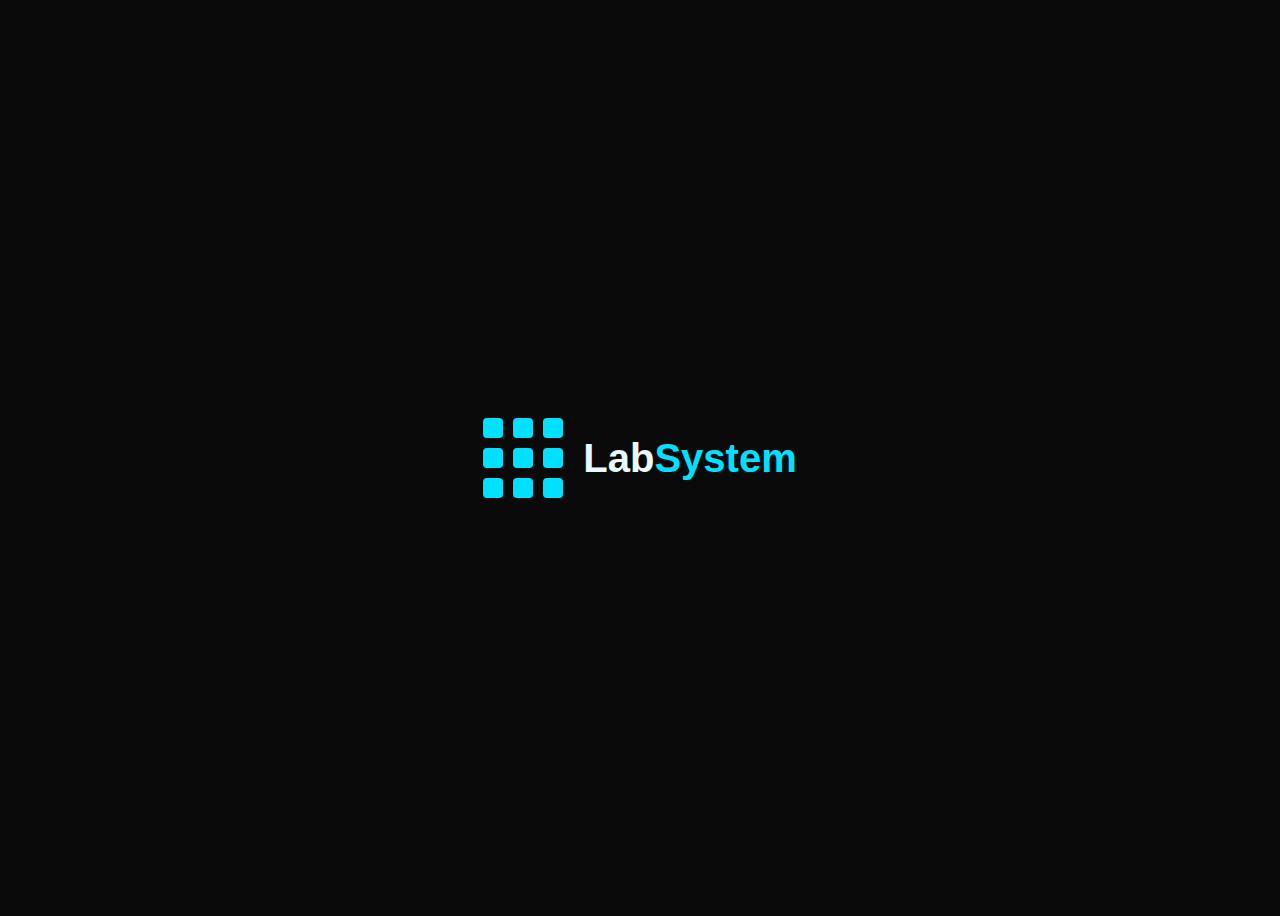
<file: docs/Logolabsys.html>
<!DOCTYPE html>
<html lang="pt-BR">
<head>
<meta charset="UTF-8">
<meta name="viewport" content="width=device-width, initial-scale=1.0">
<title>LabSystem - Grid Pulsante</title>
<style>
  body {
    background: #0a0a0a;
    display: flex;
    justify-content: center;
    align-items: center;
    height: 100vh;
    font-family: 'Poppins', sans-serif;
    color: #e6faff;
  }

  .logo-container {
    display: flex;
    align-items: center;
    gap: 20px;
  }

  /* Texto estilizado */
  .logo-text {
    font-size: 2.5rem;
    font-weight: 600;
    animation: glow 3s ease-in-out infinite alternate;
  }
  .logo-text span { color: #00e0ff; }
  @keyframes glow {
    from { text-shadow: 0 0 5px #00e0ff; }
    to { text-shadow: 0 0 25px #00ffcc; }
  }

  /* Ícone Grid Pulsante */
  .grid {
    display: grid;
    grid-template-columns: repeat(3, 20px);
    grid-gap: 10px;
  }
  .grid div {
    width: 20px;
    height: 20px;
    background: #00e0ff;
    border-radius: 4px;
    animation: pulseGrid 1.5s infinite alternate;
  }
  .grid div:nth-child(odd) { animation-delay: 0.5s; }

  @keyframes pulseGrid {
    from { transform: scale(1); opacity: 0.7; }
    to { transform: scale(1.3); opacity: 1; }
  }
</style>
</head>
<body>
  <div class="logo-container">
    <div class="grid">
      <div></div><div></div><div></div>
      <div></div><div></div><div></div>
      <div></div><div></div><div></div>
    </div>
    <div class="logo-text">Lab<span>System</span></div>
  </div>
</body>
</html>
</file>
<file: docs/moraesgrill/style.css>
:root{--brown:#8B4513;--gold:#D4A853;--cream:#F5F0E8;--dark:#0f0c08;--card-bg:rgba(20,15,8,0.97);--border:rgba(212,168,83,0.2);--muted:#888;--green-wa:#25d366;}
*{margin:0;padding:0;box-sizing:border-box;-webkit-tap-highlight-color:transparent;}
body{background:var(--dark);font-family:'Nunito',sans-serif;color:var(--cream);overflow-x:hidden;padding-bottom:100px;}
.bg-layer{position:fixed;inset:0;z-index:-1;background:linear-gradient(135deg,#1a0e00 0%,#0f0c08 50%,#1a0800 100%);}
.bg-layer::after{content:'';position:fixed;inset:0;background:url("data:image/svg+xml,%3Csvg width='60' height='60' viewBox='0 0 60 60' xmlns='http://www.w3.org/2000/svg'%3E%3Cg fill='none' fill-rule='evenodd'%3E%3Cg fill='%23D4A853' fill-opacity='0.03'%3E%3Cpath d='M36 34v-4h-2v4h-4v2h4v4h2v-4h4v-2h-4zm0-30V0h-2v4h-4v2h4v4h2V6h4V4h-4zM6 34v-4H4v4H0v2h4v4h2v-4h4v-2H6zM6 4V0H4v4H0v2h4v4h2V6h4V4H6z'/%3E%3C/g%3E%3C/g%3E%3C/svg%3E");}
.site-header{display:flex;align-items:center;gap:14px;padding:14px 18px;position:sticky;top:0;z-index:100;background:rgba(15,12,8,0.97);backdrop-filter:blur(12px);border-bottom:1px solid var(--border);}
.logo-placeholder{font-size:2.5rem;width:60px;height:60px;display:flex;align-items:center;justify-content:center;background:rgba(212,168,83,0.1);border-radius:12px;border:1px solid var(--border);}
h1{font-family:'Playfair Display',serif;font-size:1.8rem;color:var(--gold);line-height:1;}
.tagline{color:var(--muted);font-size:0.8rem;font-weight:600;letter-spacing:1px;text-transform:uppercase;}
.cat-nav{display:flex;overflow-x:auto;gap:8px;padding:12px 14px;position:sticky;top:89px;z-index:90;background:rgba(15,12,8,0.95);backdrop-filter:blur(8px);scrollbar-width:none;}
.cat-nav::-webkit-scrollbar{display:none;}
.cat-btn{flex:0 0 auto;padding:9px 18px;border-radius:50px;background:rgba(255,255,255,0.04);border:1px solid var(--border);color:var(--muted);font-family:'Nunito',sans-serif;font-weight:700;font-size:0.82rem;letter-spacing:1px;cursor:pointer;transition:all 0.2s;white-space:nowrap;}
.cat-btn.active,.cat-btn:hover{background:var(--gold);border-color:var(--gold);color:#000;}
.grid{padding:12px 14px;display:grid;gap:12px;}
.item-card{background:var(--card-bg);border-radius:14px;padding:18px;border:1px solid var(--border);position:relative;animation:fadeUp 0.3s ease both;}
.item-card.esgotado{opacity:0.4;pointer-events:none;}
.tag-esgotado{position:absolute;top:12px;right:12px;background:#333;color:#666;font-size:0.7rem;font-weight:900;padding:3px 10px;border-radius:20px;letter-spacing:1px;}
.tag-kg{position:absolute;top:12px;right:12px;background:rgba(212,168,83,0.2);color:var(--gold);font-size:0.7rem;font-weight:900;padding:3px 10px;border-radius:20px;letter-spacing:1px;}
@keyframes fadeUp{from{opacity:0;transform:translateY(10px)}to{opacity:1;transform:translateY(0)}}
.item-card h3{font-family:'Playfair Display',serif;font-size:1.2rem;color:var(--gold);margin-bottom:5px;padding-right:80px;}
.item-card p{color:var(--muted);font-size:0.87rem;line-height:1.4;margin-bottom:14px;}
.estoque-bar{height:4px;background:rgba(255,255,255,0.08);border-radius:2px;margin-bottom:12px;overflow:hidden;}
.estoque-fill{height:100%;border-radius:2px;transition:width 0.3s;}
.estoque-info{font-size:0.75rem;color:var(--muted);margin-bottom:12px;}
.price-row{display:flex;justify-content:space-between;align-items:center;}
.price-val{font-weight:900;font-size:1.3rem;color:var(--cream);}
.btn-add{background:var(--gold);color:#000;border:none;padding:10px 18px;border-radius:10px;font-weight:900;font-size:0.85rem;cursor:pointer;transition:all 0.15s;}
.btn-add:active{transform:scale(0.95);}
.cart-fab{position:fixed;bottom:24px;right:20px;width:66px;height:66px;border-radius:50%;background:var(--brown);color:var(--cream);border:2px solid var(--gold);font-size:0.85rem;font-weight:900;display:flex;flex-direction:column;justify-content:center;align-items:center;gap:1px;box-shadow:0 6px 24px rgba(139,69,19,0.5);cursor:pointer;z-index:200;}
#cart-count{font-size:1.1rem;font-weight:900;}
.cart-overlay{position:fixed;inset:0;background:rgba(0,0,0,0.8);z-index:300;opacity:0;pointer-events:none;transition:opacity 0.3s;}
.cart-overlay.active{opacity:1;pointer-events:all;}
.cart-panel{position:fixed;bottom:-100%;left:0;right:0;height:90vh;background:#0d0a06;border-radius:22px 22px 0 0;border-top:1px solid var(--border);z-index:400;padding:0 18px 30px;overflow-y:auto;transition:bottom 0.35s cubic-bezier(0.32,0.72,0,1);}
.cart-panel.open{bottom:0;}
.cart-header{display:flex;justify-content:space-between;align-items:center;padding:18px 0 14px;position:sticky;top:0;background:#0d0a06;border-bottom:1px solid var(--border);margin-bottom:14px;}
.cart-header h2{font-family:'Playfair Display',serif;font-size:1.5rem;color:var(--gold);}
.btn-fechar{background:rgba(255,255,255,0.07);border:none;color:var(--cream);width:36px;height:36px;border-radius:50%;font-size:1rem;cursor:pointer;}
.cart-top-actions{display:flex;justify-content:space-between;align-items:center;margin-bottom:10px;}
.btn-limpar{background:none;border:none;color:var(--brown);font-weight:900;font-size:0.8rem;cursor:pointer;}
textarea#pedido{width:100%;height:150px;background:rgba(0,0,0,0.5);color:#eee;border:1px dashed rgba(212,168,83,0.2);border-radius:12px;padding:14px;font-family:monospace;font-size:0.9rem;resize:none;margin-bottom:12px;}
.campo-obs{margin-bottom:12px;}
.total-box{display:flex;justify-content:space-between;align-items:center;background:rgba(212,168,83,0.08);border:1px solid var(--border);border-radius:12px;padding:14px 18px;margin:10px 0 14px;}
.total-box span{font-size:0.85rem;color:var(--muted);font-weight:700;}
.total-box strong{font-size:1.5rem;color:var(--gold);}
.entrega-grid{display:flex;gap:10px;margin-bottom:14px;}
.btn-entrega{flex:1;padding:15px;border-radius:12px;border:1px solid var(--border);background:rgba(255,255,255,0.03);color:var(--muted);font-weight:900;font-size:0.88rem;cursor:pointer;transition:all 0.2s;}
.btn-entrega.active{background:var(--brown);border-color:var(--gold);color:var(--cream);}
.input-field{width:100%;padding:15px;border-radius:12px;background:rgba(255,255,255,0.04);border:1px solid var(--border);color:var(--cream);font-size:0.95rem;margin-bottom:10px;font-family:'Nunito',sans-serif;}
.input-field option{background:#1a0e00;color:var(--cream);}
#enviar{width:100%;padding:20px;background:var(--green-wa);color:#000;border:none;border-radius:14px;font-weight:900;font-size:1.1rem;cursor:pointer;margin-top:6px;}
.alert-overlay{position:fixed;inset:0;background:rgba(0,0,0,0.88);display:none;justify-content:center;align-items:center;z-index:1000;backdrop-filter:blur(6px);}
.alert-overlay.show{display:flex;}
.alert-box{background:#141008;border:1px solid var(--gold);border-radius:20px;padding:28px 22px;text-align:center;width:88%;max-width:340px;}
.alert-box h3{font-family:'Playfair Display',serif;font-size:1.4rem;color:var(--gold);margin-bottom:10px;}
.alert-box p{color:#aaa;font-size:0.92rem;line-height:1.5;}
.btn-alert-ok{width:100%;padding:14px;margin-top:18px;background:var(--gold);color:#000;border:none;border-radius:10px;font-weight:900;font-size:1rem;cursor:pointer;}
</file>
